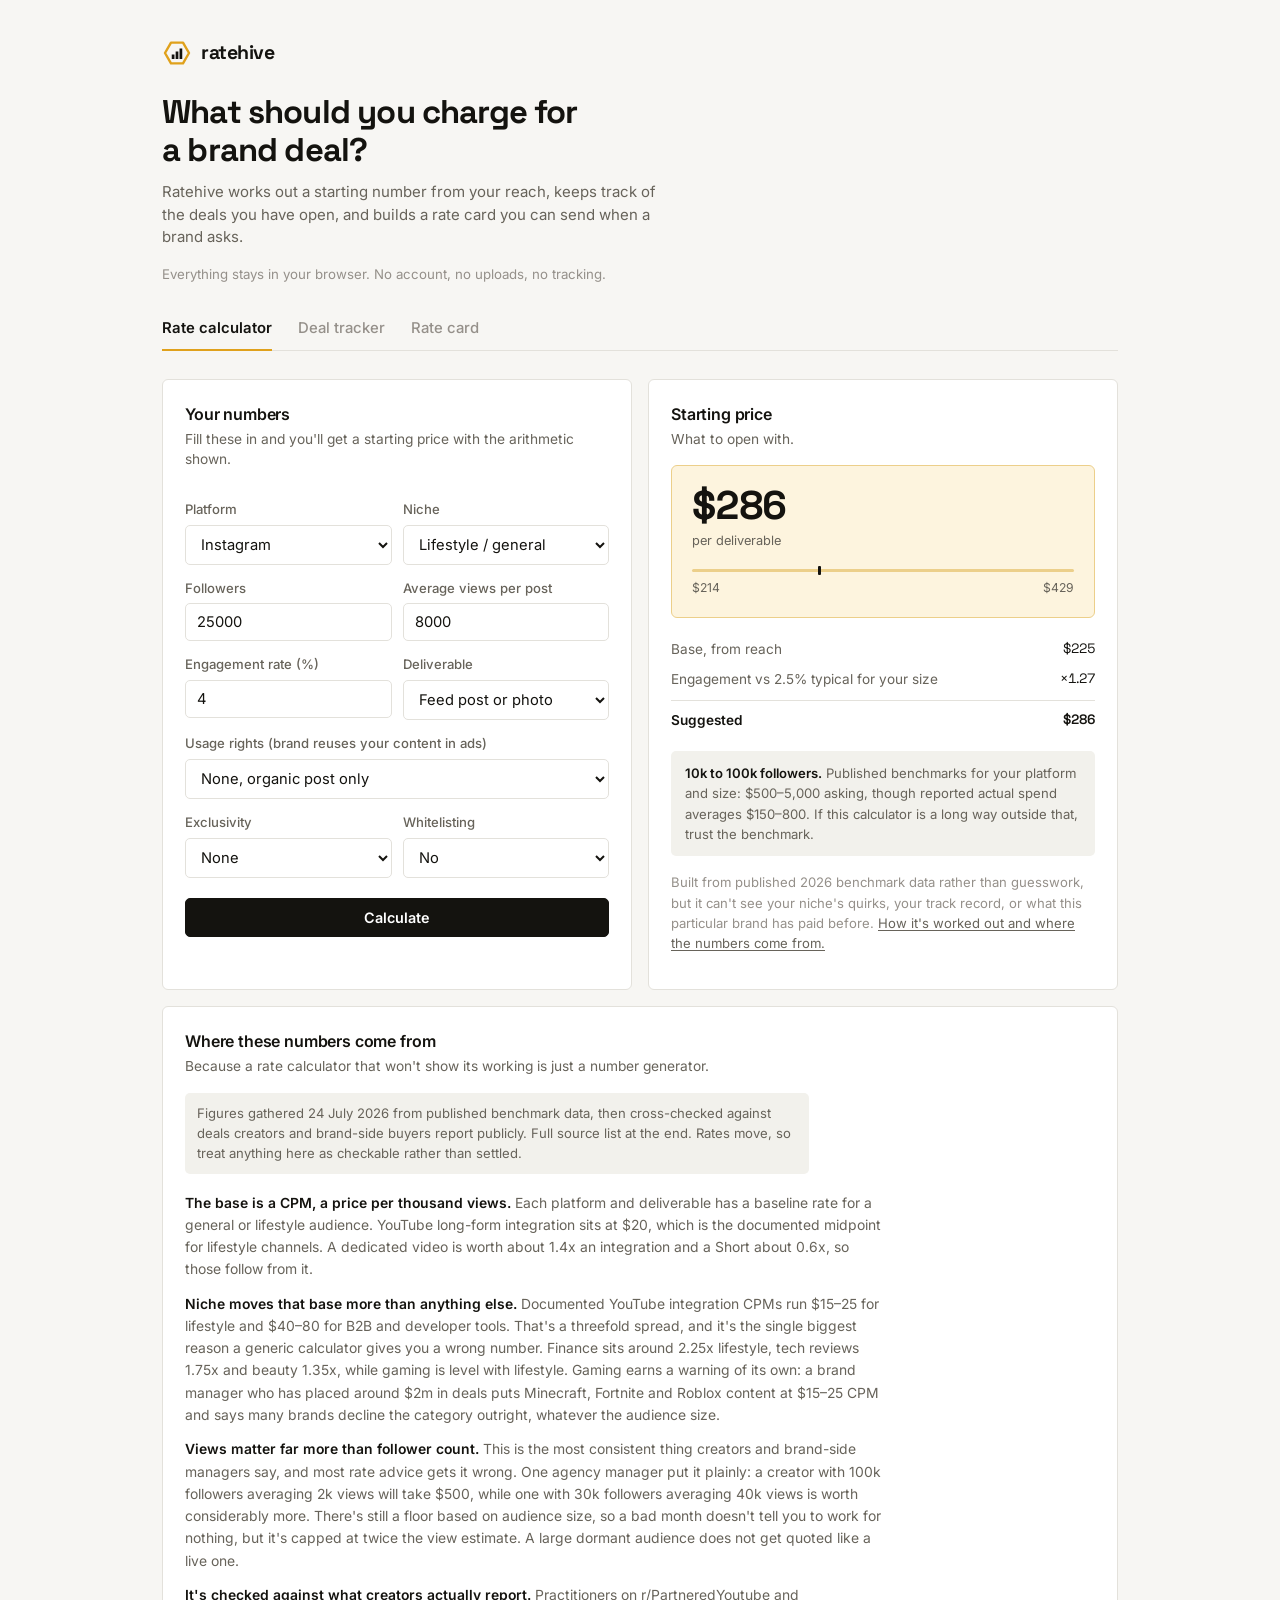
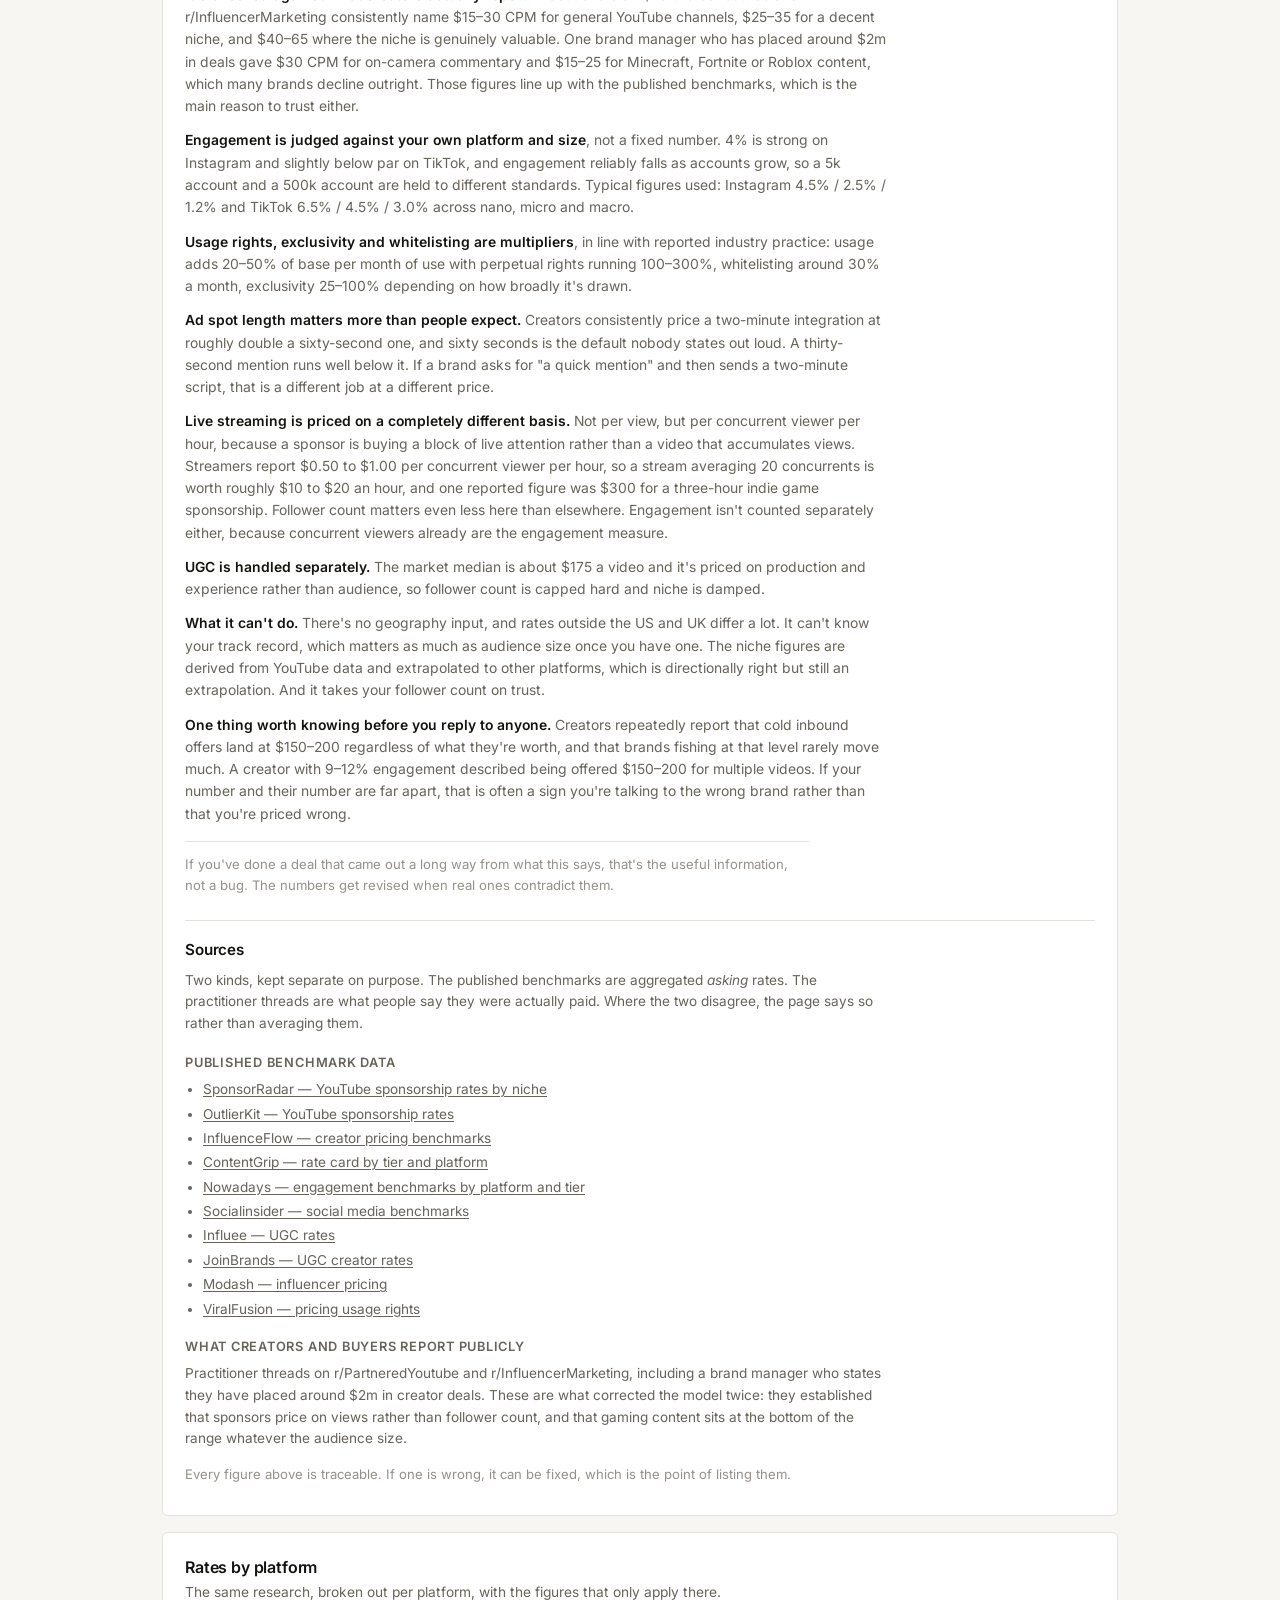
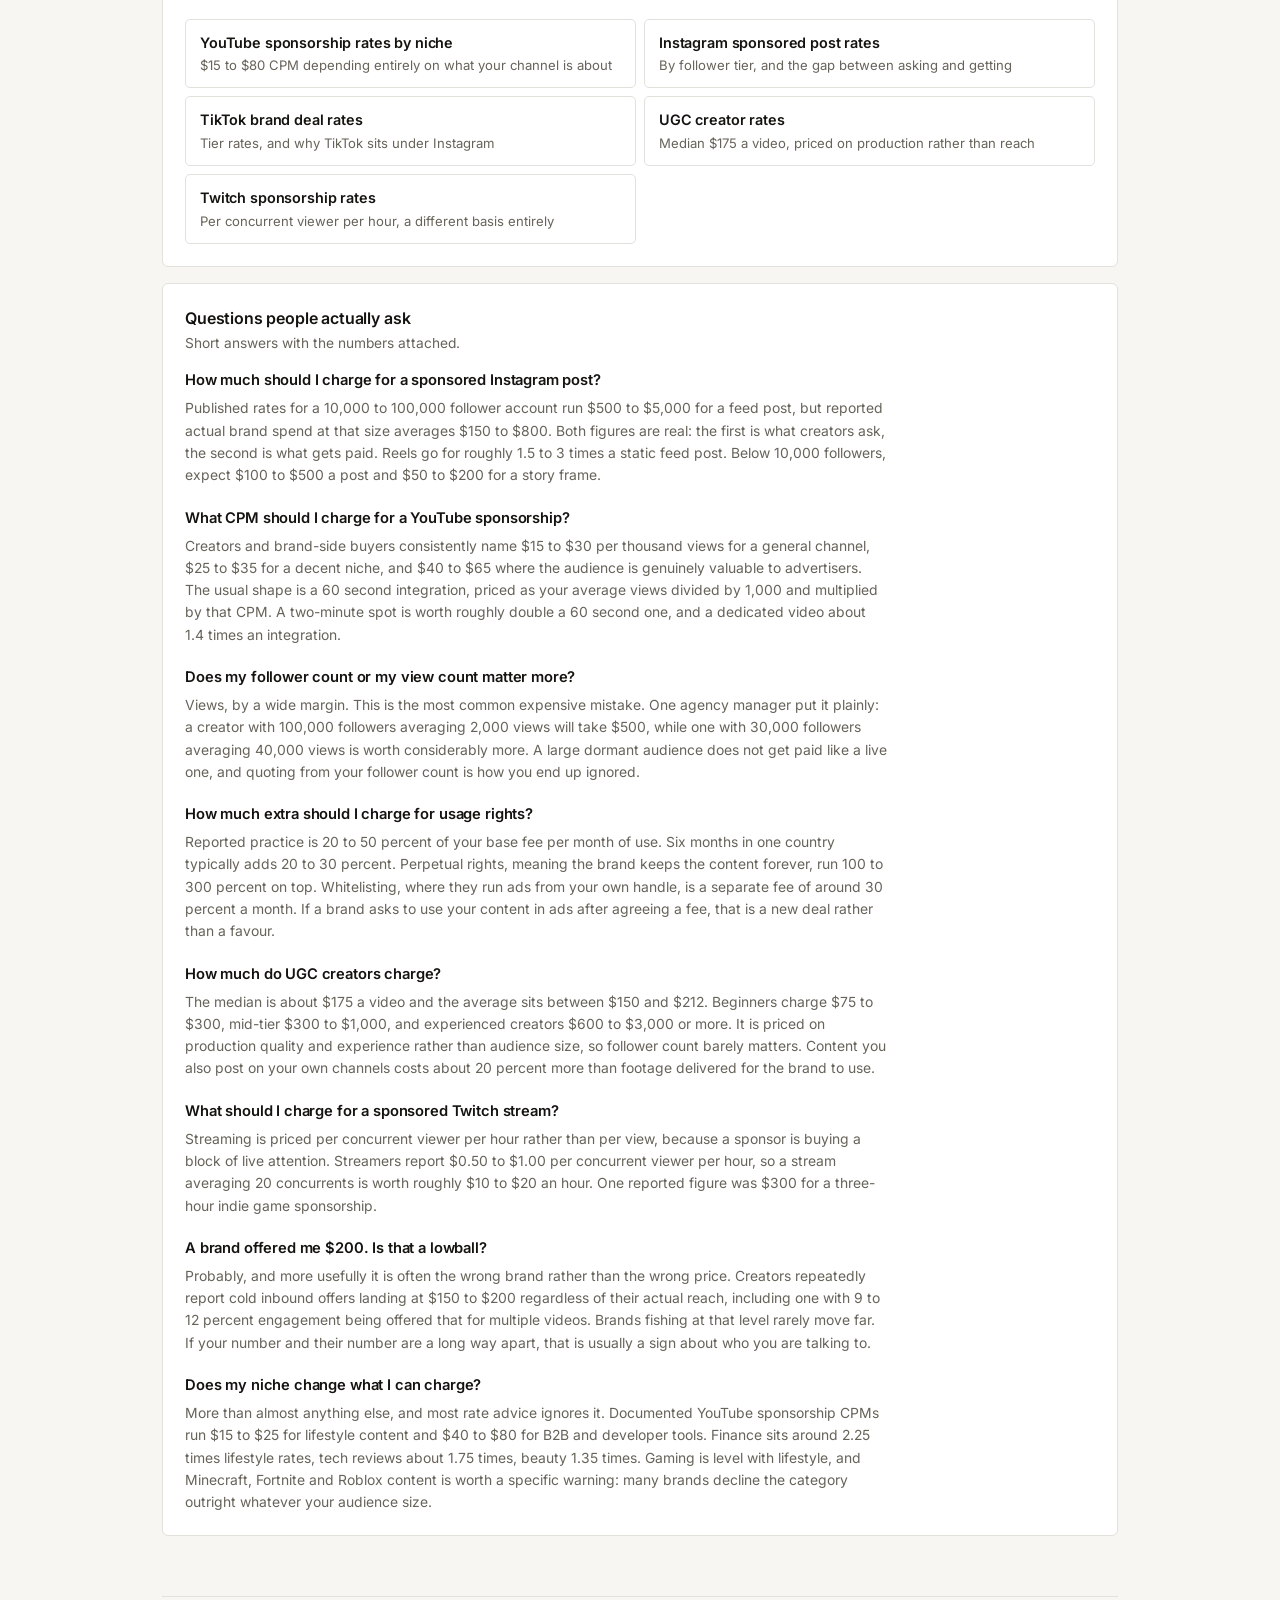
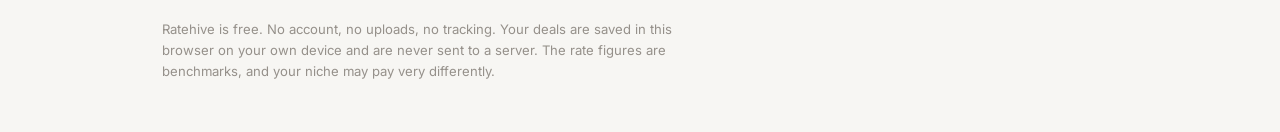
<file: index.html>
<!DOCTYPE html>
<html lang="en">
<head>
<meta charset="UTF-8">
<meta name="viewport" content="width=device-width, initial-scale=1.0">
<title>Ratehive · what to charge for a brand deal</title>
<meta name="description" content="Free brand deal rate calculator for creators. Work out what to charge for a sponsored Instagram post, YouTube integration, TikTok video or Twitch stream, using real 2026 CPM benchmarks by niche. No account, nothing leaves your browser.">
<link rel="canonical" href="https://ratehive.github.io/">

<!-- Social preview. Absolute URLs are required here; relative paths are ignored by
     Facebook/LinkedIn/Discord crawlers. Update if the domain ever changes. -->
<meta property="og:type" content="website">
<meta property="og:url" content="https://ratehive.github.io/">
<meta property="og:title" content="Ratehive · what to charge for a brand deal">
<meta property="og:description" content="Free rate calculator, deal tracker and rate card generator for creators. No account. Everything stays in your browser.">
<meta property="og:image" content="https://ratehive.github.io/og.png">
<meta property="og:image:width" content="1200">
<meta property="og:image:height" content="630">
<meta name="twitter:card" content="summary_large_image">
<meta name="twitter:title" content="Ratehive · what to charge for a brand deal">
<meta name="twitter:description" content="Free rate calculator, deal tracker and rate card generator for creators. No account.">
<meta name="twitter:image" content="https://ratehive.github.io/og.png">

<!-- Solid-fill mark for the favicon: the outline version used in the header fills in
     and turns to mush below about 20px. -->
<link rel="icon" href="data:image/svg+xml,%3Csvg xmlns='http://www.w3.org/2000/svg' viewBox='0 0 40 40'%3E%3Cpath d='M36 20L28 33.86L12 33.86L4 20L12 6.14L28 6.14Z' fill='%23e0a11b'/%3E%3Cg fill='%2314130f'%3E%3Crect x='13' y='22' width='3.6' height='6'/%3E%3Crect x='18.2' y='18' width='3.6' height='10'/%3E%3Crect x='23.4' y='14' width='3.6' height='14'/%3E%3C/g%3E%3C/svg%3E">

<link rel="preconnect" href="https://fonts.googleapis.com">
<link rel="preconnect" href="https://fonts.gstatic.com" crossorigin>
<link href="https://fonts.googleapis.com/css2?family=Inter:wght@400;500;600;700&family=Space+Grotesk:wght@500;700&display=swap" rel="stylesheet">

<!-- Structured data. The FAQ block mirrors the on-page questions verbatim, which is the
     condition for it being eligible for a rich result rather than ignored. -->
<script type="application/ld+json">
{
  "@context": "https://schema.org",
  "@graph": [
    {
      "@type": "WebApplication",
      "name": "Ratehive",
      "url": "https://ratehive.github.io/",
      "applicationCategory": "BusinessApplication",
      "operatingSystem": "Any browser",
      "description": "Free brand deal rate calculator, deal tracker and rate card generator for creators, built on published 2026 sponsorship benchmarks cross-checked against creator-reported deals.",
      "offers": { "@type": "Offer", "price": "0", "priceCurrency": "USD" },
      "datePublished": "2026-07-24",
      "dateModified": "2026-08-04",
      "isAccessibleForFree": true,
      "browserRequirements": "Requires JavaScript. No account needed.",
      "featureList": [
        "Brand deal rate calculator with per-niche CPM benchmarks",
        "Deal pipeline tracker with payment and overdue tracking",
        "Rate card generator"
      ]
    },
    {
      "@type": "FAQPage",
      "mainEntity": [
        {
          "@type": "Question",
          "name": "How much should I charge for a sponsored Instagram post?",
          "acceptedAnswer": { "@type": "Answer", "text": "Published rates for a 10,000 to 100,000 follower account run $500 to $5,000 for a feed post, but reported actual brand spend at that size averages $150 to $800. Reels go for roughly 1.5 to 3 times a static feed post. Below 10,000 followers, expect $100 to $500 a post and $50 to $200 for a story frame." }
        },
        {
          "@type": "Question",
          "name": "What CPM should I charge for a YouTube sponsorship?",
          "acceptedAnswer": { "@type": "Answer", "text": "Creators and brand-side buyers consistently name $15 to $30 per thousand views for a general channel, $25 to $35 for a decent niche, and $40 to $65 where the audience is genuinely valuable to advertisers. A two-minute spot is worth roughly double a 60 second one, and a dedicated video about 1.4 times an integration." }
        },
        {
          "@type": "Question",
          "name": "Does my follower count or my view count matter more?",
          "acceptedAnswer": { "@type": "Answer", "text": "Views, by a wide margin. A creator with 100,000 followers averaging 2,000 views will take around $500, while one with 30,000 followers averaging 40,000 views is worth considerably more. A large dormant audience does not get paid like a live one." }
        },
        {
          "@type": "Question",
          "name": "How much extra should I charge for usage rights?",
          "acceptedAnswer": { "@type": "Answer", "text": "Reported practice is 20 to 50 percent of your base fee per month of use. Six months in one country typically adds 20 to 30 percent. Perpetual rights run 100 to 300 percent on top. Whitelisting, where ads run from your own handle, is a separate fee of around 30 percent a month." }
        },
        {
          "@type": "Question",
          "name": "How much do UGC creators charge?",
          "acceptedAnswer": { "@type": "Answer", "text": "The median is about $175 a video and the average sits between $150 and $212. Beginners charge $75 to $300, mid-tier $300 to $1,000, and experienced creators $600 to $3,000 or more. It is priced on production quality rather than audience size." }
        },
        {
          "@type": "Question",
          "name": "What should I charge for a sponsored Twitch stream?",
          "acceptedAnswer": { "@type": "Answer", "text": "Streaming is priced per concurrent viewer per hour rather than per view. Streamers report $0.50 to $1.00 per concurrent viewer per hour, so a stream averaging 20 concurrents is worth roughly $10 to $20 an hour." }
        },
        {
          "@type": "Question",
          "name": "Does my niche change what I can charge?",
          "acceptedAnswer": { "@type": "Answer", "text": "More than almost anything else. Documented YouTube sponsorship CPMs run $15 to $25 for lifestyle content and $40 to $80 for B2B and developer tools. Finance sits around 2.25 times lifestyle rates, tech reviews about 1.75 times, beauty 1.35 times. Many brands decline Minecraft, Fortnite and Roblox content outright." }
        }
      ]
    }
  ]
}
</script>
<style>
  :root{
    --bg:#f7f6f3; --paper:#ffffff; --sunk:#f2f1ec; --line:#e3e1db;
    --ink:#14130f; --ink-soft:#67635a; --ink-faint:#95908a;
    --accent:#e0a11b; --accent-wash:#fdf4de; --accent-line:#eccf8a;
    --pos:#1f7a4d; --neg:#b3271e;
    --r:6px;
  }
  @media (prefers-color-scheme: dark){
    :root{
      --bg:#111110; --paper:#1a1a18; --sunk:#211f1c; --line:#2f2d29;
      --ink:#f2f1ec; --ink-soft:#9c988e; --ink-faint:#6f6b63;
      --accent:#e8ae2e; --accent-wash:#2a2110; --accent-line:#4a3a15;
      --pos:#4bbf85; --neg:#e8695f;
    }
  }
  *{box-sizing:border-box}
  body{margin:0;font-family:Inter,-apple-system,BlinkMacSystemFont,sans-serif;
    background:var(--bg);color:var(--ink);line-height:1.5;-webkit-font-smoothing:antialiased;
    font-size:15px}
  .mono{font-family:'Space Grotesk',sans-serif;font-variant-numeric:tabular-nums}
  a{color:inherit}
  .wrap{max-width:1000px;margin:0 auto;padding:0 22px}

  header{padding:38px 0 0}
  .brand{display:flex;align-items:center;gap:9px}
  .brand svg{display:block}
  /* Set here rather than as a stroke="var(--accent)" presentation attribute, which
     older Safari fails to resolve and renders as an invisible outline. */
  .brand svg .cell{stroke:var(--accent)}
  .brand-name{font-family:'Space Grotesk',sans-serif;font-weight:700;font-size:1.22rem;letter-spacing:-.025em}
  h1{font-family:'Space Grotesk',sans-serif;font-size:2.05rem;line-height:1.15;letter-spacing:-.025em;
    margin:26px 0 12px;font-weight:700;max-width:21ch}
  .sub{color:var(--ink-soft);margin:0;max-width:56ch}
  .privacy{margin:16px 0 0;font-size:.83rem;color:var(--ink-faint)}

  nav{display:flex;gap:26px;border-bottom:1px solid var(--line);margin-top:34px}
  .tab{padding:0 0 12px;border:none;background:none;color:var(--ink-faint);cursor:pointer;
    font-size:.93rem;font-weight:500;font-family:inherit;border-bottom:2px solid transparent;margin-bottom:-1px}
  .tab:hover{color:var(--ink)}
  .tab.active{color:var(--ink);font-weight:600;border-bottom-color:var(--accent)}

  main{padding:28px 0 60px}
  .grid{display:grid;gap:16px}
  @media(min-width:840px){.cols-2{grid-template-columns:1fr 1fr}.cols-3{grid-template-columns:repeat(3,1fr)}}
  .card{background:var(--paper);border:1px solid var(--line);border-radius:var(--r);padding:22px}
  .card h2{font-size:1rem;margin:0 0 3px;font-weight:600;letter-spacing:-.01em}
  .card .lede{color:var(--ink-soft);font-size:.86rem;margin:0 0 16px}

  label{display:block;font-size:.82rem;color:var(--ink-soft);margin:14px 0 5px;font-weight:500}
  input,select{width:100%;padding:9px 11px;background:var(--paper);border:1px solid var(--line);
    border-radius:5px;color:var(--ink);font-size:.92rem;font-family:inherit}
  input:focus,select:focus{outline:2px solid var(--accent);outline-offset:-1px;border-color:transparent}
  .row{display:flex;gap:11px}.row>*{flex:1}

  button.act{background:var(--ink);color:var(--paper);border:1px solid var(--ink);padding:10px 16px;
    border-radius:5px;font-weight:600;cursor:pointer;font-size:.9rem;width:100%;margin-top:20px;font-family:inherit}
  button.act:hover{opacity:.87}
  button.ghost{background:transparent;color:var(--ink);border-color:var(--line)}
  button.ghost:hover{background:var(--sunk);opacity:1}

  .price{border:1px solid var(--accent-line);background:var(--accent-wash);border-radius:var(--r);padding:20px}
  .price .n{font-family:'Space Grotesk',sans-serif;font-size:2.5rem;font-weight:700;letter-spacing:-.03em;
    line-height:1;font-variant-numeric:tabular-nums}
  .price .per{font-size:.8rem;color:var(--ink-soft);margin-top:5px}

  /* Replaces a purely decorative gradient strip. This one actually plots where the
     suggested number falls inside the negotiating range. */
  .scale{margin-top:18px}
  .scale-track{position:relative;height:3px;background:var(--accent-line);border-radius:2px}
  .scale-mark{position:absolute;top:-3px;width:3px;height:9px;background:var(--ink);border-radius:1px;
    transform:translateX(-1px)}
  .scale-ends{display:flex;justify-content:space-between;margin-top:7px;font-size:.76rem;color:var(--ink-soft)}

  .breakdown{margin-top:16px;font-size:.85rem}
  .breakdown .line{display:flex;justify-content:space-between;padding:5px 0;color:var(--ink-soft)}
  .breakdown .line span:last-child{font-family:'Space Grotesk',sans-serif;color:var(--ink);font-variant-numeric:tabular-nums}
  .breakdown .final{border-top:1px solid var(--line);margin-top:5px;padding-top:9px;color:var(--ink);font-weight:600}
  .note{font-size:.82rem;color:var(--ink-faint);margin-top:16px;line-height:1.55}
  .note a{color:var(--ink-soft);text-decoration:underline;text-underline-offset:2px}
  .bench{font-size:.82rem;color:var(--ink-soft);margin-top:16px;padding:12px 14px;background:var(--sunk);
    border-radius:5px;line-height:1.55}
  .bench strong{color:var(--ink);font-weight:600}
  .method p{font-size:.87rem;color:var(--ink-soft);margin:0 0 12px;line-height:1.6;max-width:78ch}
  .method p:last-child{margin-bottom:0}
  .method strong{color:var(--ink);font-weight:600}
  .method .hint{font-size:.82rem;color:var(--ink-faint);border-top:1px solid var(--line);padding-top:12px;
    margin-top:16px}
  .method h3{font-size:.92rem;font-weight:600;margin:20px 0 6px;letter-spacing:-.01em;color:var(--ink)}
  .method h3:first-child{margin-top:0}
  .stamp{font-size:.82rem;color:var(--ink-soft);margin:0 0 18px;padding:10px 12px;background:var(--sunk);
    border-radius:5px;line-height:1.55;max-width:78ch}
  .sources{margin-top:24px;padding-top:18px;border-top:1px solid var(--line)}
  .sources h3{font-size:.95rem;font-weight:600;margin:0 0 8px;letter-spacing:-.01em}
  .sources h4{font-size:.8rem;font-weight:600;margin:18px 0 7px;color:var(--ink-soft);
    text-transform:uppercase;letter-spacing:.06em}
  .sources p{font-size:.85rem;color:var(--ink-soft);margin:0 0 8px;line-height:1.6;max-width:78ch}
  .sources ul{margin:0;padding-left:18px}
  .sources li{font-size:.85rem;color:var(--ink-soft);margin-bottom:4px;line-height:1.5}
  .sources a{color:var(--ink-soft);text-decoration:underline;text-underline-offset:2px}
  .sources a:hover{color:var(--ink)}
  .sources .hint{font-size:.82rem;color:var(--ink-faint);margin-top:14px}
  .guidelinks{display:grid;gap:8px}
  @media(min-width:700px){.guidelinks{grid-template-columns:1fr 1fr}}
  .guidelinks a{display:block;padding:12px 14px;border:1px solid var(--line);border-radius:5px;
    text-decoration:none;background:var(--paper)}
  .guidelinks a:hover{border-color:var(--accent)}
  .guidelinks strong{display:block;font-size:.9rem;font-weight:600;color:var(--ink);letter-spacing:-.01em}
  .guidelinks span{display:block;font-size:.82rem;color:var(--ink-soft);margin-top:3px;line-height:1.45}

  table{width:100%;border-collapse:collapse}
  th,td{text-align:left;padding:11px 8px;border-bottom:1px solid var(--line);font-size:.88rem}
  th{color:var(--ink-faint);font-weight:500;font-size:.8rem}
  tr:last-child td{border-bottom:none}
  td .amt{font-family:'Space Grotesk',sans-serif;font-variant-numeric:tabular-nums}
  .late{color:var(--neg)}

  .tiles{display:grid;gap:12px;grid-template-columns:repeat(2,1fr)}
  @media(min-width:640px){.tiles{grid-template-columns:repeat(4,1fr)}}
  .tile{background:var(--paper);border:1px solid var(--line);border-radius:var(--r);padding:15px}
  .tile .k{font-size:.78rem;color:var(--ink-soft)}
  .tile .v{font-family:'Space Grotesk',sans-serif;font-size:1.35rem;font-weight:700;margin-top:4px;
    letter-spacing:-.02em;font-variant-numeric:tabular-nums}
  .del{color:var(--ink-faint);cursor:pointer;border:none;background:none;font-size:.85rem;padding:4px 6px;
    font-family:inherit}
  .del:hover{color:var(--neg)}
  select.mini{padding:5px 7px;font-size:.82rem;width:auto;border-radius:4px}
  .empty{color:var(--ink-faint);padding:26px 0;font-size:.88rem}
  .storage{margin-top:16px;padding-top:14px;border-top:1px solid var(--line);display:flex;
    justify-content:space-between;align-items:center;gap:12px;flex-wrap:wrap;
    font-size:.8rem;color:var(--ink-faint)}

  .copybox{white-space:pre-wrap;font-family:ui-monospace,SFMono-Regular,Menlo,Consolas,monospace;
    font-size:.83rem;background:var(--sunk);border:1px solid var(--line);border-radius:5px;padding:16px;
    color:var(--ink);line-height:1.65}
  footer{border-top:1px solid var(--line);padding:22px 0 50px;color:var(--ink-faint);font-size:.82rem}
  footer p{margin:0;max-width:70ch;line-height:1.6}
  .view{display:none}.view.active{display:block}
</style>
</head>
<body>

<div class="wrap">
<header>
  <div class="brand">
    <svg width="30" height="30" viewBox="0 0 40 40" aria-hidden="true">
      <path class="cell" d="M36 20L28 33.86L12 33.86L4 20L12 6.14L28 6.14Z" fill="none" stroke-width="3.2" stroke-linejoin="round"/>
      <g fill="currentColor"><rect x="13" y="22" width="3.6" height="6"/><rect x="18.2" y="18" width="3.6" height="10"/><rect x="23.4" y="14" width="3.6" height="14"/></g>
    </svg>
    <span class="brand-name">ratehive</span>
  </div>
  <h1>What should you charge for a brand deal?</h1>
  <p class="sub">Ratehive works out a starting number from your reach, keeps track of the deals you have open, and builds a rate card you can send when a brand asks.</p>
  <p class="privacy">Everything stays in your browser. No account, no uploads, no tracking.</p>

  <nav>
    <button class="tab active" data-view="calc">Rate calculator</button>
    <button class="tab" data-view="tracker">Deal tracker</button>
    <button class="tab" data-view="card">Rate card</button>
  </nav>
</header>

<main>
  <!-- ============ RATE CALCULATOR ============ -->
  <section class="view active" id="calc">
    <div class="grid cols-2">
      <div class="card">
        <h2>Your numbers</h2>
        <p class="lede">Fill these in and you'll get a starting price with the arithmetic shown.</p>
        <div class="row">
          <div><label for="platform">Platform</label>
            <select id="platform">
              <option value="ig">Instagram</option>
              <option value="tiktok">TikTok</option>
              <option value="yt">YouTube</option>
              <option value="ytshorts">YouTube Shorts</option>
              <option value="twitch">Twitch / live stream</option>
              <option value="x">X / Twitter</option>
            </select>
          </div>
          <div><label for="niche">Niche</label>
            <select id="niche">
              <option value="1.00">Lifestyle / general</option>
              <option value="1.00">Gaming</option>
              <option value="1.20">Food / cooking</option>
              <option value="1.35">Beauty / skincare</option>
              <option value="1.35">Fashion</option>
              <option value="1.25">Fitness / health</option>
              <option value="1.50">Education / careers</option>
              <option value="1.75">Tech / reviews</option>
              <option value="2.05">AI / productivity</option>
              <option value="2.25">Finance / investing</option>
              <option value="3.00">B2B / SaaS / dev</option>
            </select>
          </div>
        </div>
        <div class="row">
          <div><label for="followers">Followers</label><input id="followers" type="number" value="25000" min="0"></div>
          <div><label for="views" id="viewsLabel">Average views per post</label><input id="views" type="number" value="8000" min="0"></div>
        </div>
        <div class="row">
          <div><label for="eng" id="engLabel">Engagement rate (%)</label><input id="eng" type="number" value="4" min="0" step="0.1"></div>
          <div><label for="deliverable">Deliverable</label>
            <select id="deliverable"></select>
          </div>
        </div>
        <div id="durationRow">
          <label for="duration">Ad spot length</label>
          <select id="duration">
            <option value="0.65">30 seconds, brief mention</option>
            <option value="1" selected>60 seconds, the usual</option>
            <option value="1.45">90 seconds</option>
            <option value="2">2 minutes or more</option>
          </select>
        </div>
        <label for="usage">Usage rights (brand reuses your content in ads)</label>
        <select id="usage">
          <option value="1">None, organic post only</option>
          <option value="1.3">Paid usage, 3 months</option>
          <option value="1.5">Paid usage, 6 months</option>
          <option value="1.8">Paid usage, 12 months</option>
          <option value="2.5">Full or perpetual usage</option>
        </select>
        <div class="row">
          <div><label for="excl">Exclusivity</label>
            <select id="excl">
              <option value="1">None</option>
              <option value="1.25">30 days</option>
              <option value="1.5">90 days</option>
              <option value="1.8">6 months</option>
            </select>
          </div>
          <div><label for="white">Whitelisting</label>
            <select id="white">
              <option value="1">No</option>
              <option value="1.4">Yes, ads run from my handle</option>
            </select>
          </div>
        </div>
        <button class="act" onclick="calcRate()">Calculate</button>
      </div>

      <div class="card">
        <h2>Starting price</h2>
        <p class="lede">What to open with.</p>
        <div class="price">
          <div class="n" id="rateMid">$0</div>
          <div class="per">per deliverable</div>
          <div class="scale">
            <div class="scale-track"><div class="scale-mark" id="scaleMark" style="left:36%"></div></div>
            <div class="scale-ends"><span id="rateLow">$0</span><span id="rateHigh">$0</span></div>
          </div>
        </div>
        <div class="breakdown" id="breakdown"></div>
        <p class="bench" id="bench"></p>
        <p class="note">Built from published 2026 benchmark data rather than guesswork, but it can't see your
          niche's quirks, your track record, or what this particular brand has paid before.
          <a href="#method">How it's worked out and where the numbers come from.</a></p>
      </div>
    </div>

    <div class="card" id="method" style="margin-top:16px">
      <h2>Where these numbers come from</h2>
      <p class="lede">Because a rate calculator that won't show its working is just a number generator.</p>
      <p class="stamp">Figures gathered 24 July 2026 from published benchmark data, then cross-checked against
        deals creators and brand-side buyers report publicly. Full source list at the end. Rates move, so treat
        anything here as checkable rather than settled.</p>
      <div class="method">
        <p><strong>The base is a CPM, a price per thousand views.</strong> Each platform and deliverable has a
          baseline rate for a general or lifestyle audience. YouTube long-form integration sits at $20, which is
          the documented midpoint for lifestyle channels. A dedicated video is worth about 1.4x an integration
          and a Short about 0.6x, so those follow from it.</p>

        <p><strong>Niche moves that base more than anything else.</strong> Documented YouTube integration CPMs
          run $15–25 for lifestyle and $40–80 for B2B and developer tools. That's a threefold spread, and it's
          the single biggest reason a generic calculator gives you a wrong number. Finance sits around 2.25x
          lifestyle, tech reviews 1.75x and beauty 1.35x, while gaming is level with lifestyle. Gaming earns a
          warning of its own: a brand manager who has placed around $2m in deals puts Minecraft, Fortnite and
          Roblox content at $15&ndash;25 CPM and says many brands decline the category outright, whatever the
          audience size.</p>

        <p><strong>Views matter far more than follower count.</strong> This is the most consistent thing
          creators and brand-side managers say, and most rate advice gets it wrong. One agency manager put it
          plainly: a creator with 100k followers averaging 2k views will take $500, while one with 30k followers
          averaging 40k views is worth considerably more. There's still a floor based on audience size, so a bad
          month doesn't tell you to work for nothing, but it's capped at twice the view estimate. A large dormant
          audience does not get quoted like a live one.</p>

        <p><strong>It's checked against what creators actually report.</strong> Practitioners on r/PartneredYoutube
          and r/InfluencerMarketing consistently name $15–30 CPM for general YouTube channels, $25–35 for a decent
          niche, and $40–65 where the niche is genuinely valuable. One brand manager who has placed around $2m in
          deals gave $30 CPM for on-camera commentary and $15–25 for Minecraft, Fortnite or Roblox content, which
          many brands decline outright. Those figures line up with the published benchmarks, which is the main
          reason to trust either.</p>

        <p><strong>Engagement is judged against your own platform and size</strong>, not a fixed number.
          4% is strong on Instagram and slightly below par on TikTok, and engagement reliably falls as accounts
          grow, so a 5k account and a 500k account are held to different standards. Typical figures used:
          Instagram 4.5% / 2.5% / 1.2% and TikTok 6.5% / 4.5% / 3.0% across nano, micro and macro.</p>

        <p><strong>Usage rights, exclusivity and whitelisting are multipliers</strong>, in line with reported
          industry practice: usage adds 20–50% of base per month of use with perpetual rights running 100–300%,
          whitelisting around 30% a month, exclusivity 25–100% depending on how broadly it's drawn.</p>

        <p><strong>Ad spot length matters more than people expect.</strong> Creators consistently price a
          two-minute integration at roughly double a sixty-second one, and sixty seconds is the default nobody
          states out loud. A thirty-second mention runs well below it. If a brand asks for "a quick mention" and
          then sends a two-minute script, that is a different job at a different price.</p>

        <p><strong>Live streaming is priced on a completely different basis.</strong> Not per view, but per
          concurrent viewer per hour, because a sponsor is buying a block of live attention rather than a video
          that accumulates views. Streamers report $0.50 to $1.00 per concurrent viewer per hour, so a stream
          averaging 20 concurrents is worth roughly $10 to $20 an hour, and one reported figure was $300 for a
          three-hour indie game sponsorship. Follower count matters even less here than elsewhere. Engagement
          isn't counted separately either, because concurrent viewers already are the engagement measure.</p>

        <p><strong>UGC is handled separately.</strong> The market median is about $175 a video and it's priced on
          production and experience rather than audience, so follower count is capped hard and niche is damped.</p>

        <p><strong>What it can't do.</strong> There's no geography input, and rates outside the US and UK differ
          a lot. It can't know your track record, which matters as much as audience size once you have one. The
          niche figures are derived from YouTube data and extrapolated to other platforms, which is directionally
          right but still an extrapolation. And it takes your follower count on trust.</p>

        <p><strong>One thing worth knowing before you reply to anyone.</strong> Creators repeatedly report that
          cold inbound offers land at $150–200 regardless of what they're worth, and that brands fishing at that
          level rarely move much. A creator with 9–12% engagement described being offered $150–200 for multiple
          videos. If your number and their number are far apart, that is often a sign you're talking to the wrong
          brand rather than that you're priced wrong.</p>

        <p class="hint">If you've done a deal that came out a long way from what this says, that's the useful
          information, not a bug. The numbers get revised when real ones contradict them.</p>
      </div>

      <div class="sources">
        <h3>Sources</h3>
        <p>Two kinds, kept separate on purpose. The published benchmarks are aggregated <em>asking</em> rates.
          The practitioner threads are what people say they were actually paid. Where the two disagree, the page
          says so rather than averaging them.</p>

        <h4>Published benchmark data</h4>
        <ul>
          <li><a href="https://sponsorradar.com/insights/youtube-sponsorship-rates-what-brands-should-pay" rel="nofollow noopener" target="_blank">SponsorRadar — YouTube sponsorship rates by niche</a></li>
          <li><a href="https://outlierkit.com/resources/youtube-sponsorship-rates/" rel="nofollow noopener" target="_blank">OutlierKit — YouTube sponsorship rates</a></li>
          <li><a href="https://influenceflow.io/resources/influencer-pricing-benchmarks-complete-2026-guide-to-creator-rates/" rel="nofollow noopener" target="_blank">InfluenceFlow — creator pricing benchmarks</a></li>
          <li><a href="https://www.contentgrip.com/influencer-marketing-rate-card/" rel="nofollow noopener" target="_blank">ContentGrip — rate card by tier and platform</a></li>
          <li><a href="https://nowadays.media/blog/influencer-engagement-rate-benchmarks-2026-by-platform-niche-follower-tier/" rel="nofollow noopener" target="_blank">Nowadays — engagement benchmarks by platform and tier</a></li>
          <li><a href="https://www.socialinsider.io/social-media-benchmarks" rel="nofollow noopener" target="_blank">Socialinsider — social media benchmarks</a></li>
          <li><a href="https://influee.co/blog/ugc-price" rel="nofollow noopener" target="_blank">Influee — UGC rates</a></li>
          <li><a href="https://joinbrands.com/blog/ugc-creator-rates/" rel="nofollow noopener" target="_blank">JoinBrands — UGC creator rates</a></li>
          <li><a href="https://www.modash.io/blog/influencer-pricing" rel="nofollow noopener" target="_blank">Modash — influencer pricing</a></li>
          <li><a href="https://www.viralfusion.io/blog/influencer-usage-rights-in-2026-how-to-price-negotiate-and-avoid-costly-overuse" rel="nofollow noopener" target="_blank">ViralFusion — pricing usage rights</a></li>
        </ul>

        <h4>What creators and buyers report publicly</h4>
        <p>Practitioner threads on r/PartneredYoutube and r/InfluencerMarketing, including a brand manager who
          states they have placed around $2m in creator deals. These are what corrected the model twice: they
          established that sponsors price on views rather than follower count, and that gaming content sits at
          the bottom of the range whatever the audience size.</p>

        <p class="hint">Every figure above is traceable. If one is wrong, it can be fixed, which is the point of
          listing them.</p>
      </div>
    </div>

    <div class="card" id="guides" style="margin-top:16px">
      <h2>Rates by platform</h2>
      <p class="lede">The same research, broken out per platform, with the figures that only apply there.</p>
      <div class="guidelinks">
        <a href="/youtube/"><strong>YouTube sponsorship rates by niche</strong>
          <span>$15 to $80 CPM depending entirely on what your channel is about</span></a>
        <a href="/instagram/"><strong>Instagram sponsored post rates</strong>
          <span>By follower tier, and the gap between asking and getting</span></a>
        <a href="/tiktok/"><strong>TikTok brand deal rates</strong>
          <span>Tier rates, and why TikTok sits under Instagram</span></a>
        <a href="/ugc/"><strong>UGC creator rates</strong>
          <span>Median $175 a video, priced on production rather than reach</span></a>
        <a href="/twitch/"><strong>Twitch sponsorship rates</strong>
          <span>Per concurrent viewer per hour, a different basis entirely</span></a>
      </div>
    </div>

    <div class="card" id="faq" style="margin-top:16px">
      <h2>Questions people actually ask</h2>
      <p class="lede">Short answers with the numbers attached.</p>
      <div class="method">
        <h3>How much should I charge for a sponsored Instagram post?</h3>
        <p>Published rates for a 10,000 to 100,000 follower account run $500 to $5,000 for a feed post, but
          reported actual brand spend at that size averages $150 to $800. Both figures are real: the first is
          what creators ask, the second is what gets paid. Reels go for roughly 1.5 to 3 times a static feed
          post. Below 10,000 followers, expect $100 to $500 a post and $50 to $200 for a story frame.</p>

        <h3>What CPM should I charge for a YouTube sponsorship?</h3>
        <p>Creators and brand-side buyers consistently name $15 to $30 per thousand views for a general channel,
          $25 to $35 for a decent niche, and $40 to $65 where the audience is genuinely valuable to advertisers.
          The usual shape is a 60 second integration, priced as your average views divided by 1,000 and multiplied
          by that CPM. A two-minute spot is worth roughly double a 60 second one, and a dedicated video about 1.4
          times an integration.</p>

        <h3>Does my follower count or my view count matter more?</h3>
        <p>Views, by a wide margin. This is the most common expensive mistake. One agency manager put it plainly:
          a creator with 100,000 followers averaging 2,000 views will take $500, while one with 30,000 followers
          averaging 40,000 views is worth considerably more. A large dormant audience does not get paid like a
          live one, and quoting from your follower count is how you end up ignored.</p>

        <h3>How much extra should I charge for usage rights?</h3>
        <p>Reported practice is 20 to 50 percent of your base fee per month of use. Six months in one country
          typically adds 20 to 30 percent. Perpetual rights, meaning the brand keeps the content forever, run
          100 to 300 percent on top. Whitelisting, where they run ads from your own handle, is a separate fee of
          around 30 percent a month. If a brand asks to use your content in ads after agreeing a fee, that is a
          new deal rather than a favour.</p>

        <h3>How much do UGC creators charge?</h3>
        <p>The median is about $175 a video and the average sits between $150 and $212. Beginners charge $75 to
          $300, mid-tier $300 to $1,000, and experienced creators $600 to $3,000 or more. It is priced on
          production quality and experience rather than audience size, so follower count barely matters. Content
          you also post on your own channels costs about 20 percent more than footage delivered for the brand to
          use.</p>

        <h3>What should I charge for a sponsored Twitch stream?</h3>
        <p>Streaming is priced per concurrent viewer per hour rather than per view, because a sponsor is buying a
          block of live attention. Streamers report $0.50 to $1.00 per concurrent viewer per hour, so a stream
          averaging 20 concurrents is worth roughly $10 to $20 an hour. One reported figure was $300 for a
          three-hour indie game sponsorship.</p>

        <h3>A brand offered me $200. Is that a lowball?</h3>
        <p>Probably, and more usefully it is often the wrong brand rather than the wrong price. Creators
          repeatedly report cold inbound offers landing at $150 to $200 regardless of their actual reach, including
          one with 9 to 12 percent engagement being offered that for multiple videos. Brands fishing at that level
          rarely move far. If your number and their number are a long way apart, that is usually a sign about who
          you are talking to.</p>

        <h3>Does my niche change what I can charge?</h3>
        <p>More than almost anything else, and most rate advice ignores it. Documented YouTube sponsorship CPMs
          run $15 to $25 for lifestyle content and $40 to $80 for B2B and developer tools. Finance sits around
          2.25 times lifestyle rates, tech reviews about 1.75 times, beauty 1.35 times. Gaming is level with
          lifestyle, and Minecraft, Fortnite and Roblox content is worth a specific warning: many brands decline
          the category outright whatever your audience size.</p>
      </div>
    </div>
  </section>

  <!-- ============ DEAL TRACKER ============ -->
  <section class="view" id="tracker">
    <div class="tiles" id="tiles"></div>
    <div class="card" style="margin-top:16px">
      <h2>Add a deal</h2>
      <p class="lede">Who you're talking to and what stage it's at.</p>
      <div class="grid cols-3">
        <div><label for="d_brand">Brand</label><input id="d_brand" placeholder="Acme Skincare"></div>
        <div><label for="d_amount">Amount ($)</label><input id="d_amount" type="number" placeholder="1200" min="0"></div>
        <div><label for="d_due">Due date</label><input id="d_due" type="date"></div>
      </div>
      <div class="grid cols-2">
        <div><label for="d_status">Status</label>
          <select id="d_status">
            <option>Inquiry</option><option>Negotiating</option><option>Confirmed</option>
            <option>Delivered</option><option>Invoiced</option><option>Paid</option>
          </select>
        </div>
        <div><label for="d_notes">Deliverable and notes</label><input id="d_notes" placeholder="1 Reel plus 3 stories, 3mo usage"></div>
      </div>
      <button class="act" onclick="addDeal()">Add deal</button>
    </div>
    <div class="card" style="margin-top:16px">
      <h2>Pipeline</h2>
      <div id="dealTable"></div>
      <div class="storage">
        <span>Saved in this browser, on this device.</span>
        <button class="del" onclick="clearDeals()">Clear saved data</button>
      </div>
    </div>
  </section>

  <!-- ============ RATE CARD ============ -->
  <section class="view" id="card">
    <div class="grid cols-2">
      <div class="card">
        <h2>Build a rate card</h2>
        <p class="lede">For when a brand asks what your rates are.</p>
        <label for="rc_name">Your name or handle</label><input id="rc_name" placeholder="@yourhandle">
        <label for="rc_bio">One-line bio</label><input id="rc_bio" placeholder="Beauty and skincare, 25k on Instagram">
        <label for="rc_email">Contact email</label><input id="rc_email" placeholder="you@email.com">
        <label for="rc_i1">Line items, written as deliverable = price</label>
        <input id="rc_i1" value="Feed post = $600">
        <input id="rc_i2" value="Reel = $900" style="margin-top:7px">
        <input id="rc_i3" value="Story set, 3 frames = $350" style="margin-top:7px">
        <input id="rc_i4" value="UGC video, brand posts = $450" style="margin-top:7px">
        <input id="rc_i5" value="Bundle: Reel + 3 stories = $1,100" style="margin-top:7px">
        <button class="act" onclick="buildCard()">Generate</button>
      </div>
      <div class="card">
        <h2>Your rate card</h2>
        <p class="lede">Copy this into an email or a media kit.</p>
        <div id="cardOut" class="copybox"></div>
        <button class="act ghost" onclick="copyCard(this)">Copy</button>
      </div>
    </div>
  </section>
</main>

<footer>
  <p>Ratehive is free. No account, no uploads, no tracking. Your deals are saved in this browser on your own
  device and are never sent to a server. The rate figures are benchmarks, and your niche may pay very differently.</p>
</footer>
</div>

<script>
document.querySelectorAll('.tab').forEach(t=>{
  t.onclick=()=>{
    document.querySelectorAll('.tab').forEach(x=>x.classList.remove('active'));
    document.querySelectorAll('.view').forEach(x=>x.classList.remove('active'));
    t.classList.add('active');
    document.getElementById(t.dataset.view).classList.add('active');
  };
});

/* ---------------------------------------------------------------------------
   Pricing model. Every constant below is derived from published 2026 benchmark
   data rather than invented; the working is in pricing-model/RESEARCH.md.

   Structure: a per-view CPM set at the lifestyle/general baseline, multiplied by
   a niche factor, floored by an audience-size model, then adjusted for
   engagement relative to what is normal for that platform and account size.
--------------------------------------------------------------------------- */

// Baseline CPMs, in dollars per 1,000 views, for a lifestyle/general audience.
// YouTube integration is anchored at 20 because that is the documented lifestyle
// midpoint; dedicated video is 1.4x and Shorts 0.6x, matching observed structure.
const CPM = {
  ig:       {story:8,  post:18, reel:27, video:27, integration:27, ugc:0},
  tiktok:   {story:6,  post:22, reel:22, video:24, integration:24, ugc:0},
  yt:       {story:0,  post:0,  reel:12, video:28, integration:20, ugc:0},
  ytshorts: {story:0,  post:0,  reel:12, video:14, integration:12, ugc:0},
  x:        {story:0,  post:10, reel:13, video:13, integration:14, ugc:0}
};

/* Live streaming is not priced per view. It's priced per concurrent viewer per hour,
   because a sponsor is buying a block of a live audience's attention rather than a
   video that accrues views over time. Reported figures cluster at $0.50-1.00 per
   concurrent viewer per hour, so the baseline sits at $0.75 for a general audience. */
const STREAM_RATE = 0.75;
// Minimums are deliberately low here. Small streamers report real deals at $10-20 an
// hour, so a floor set at video-deliverable levels would tell a 20-concurrent streamer
// to ask several times the going rate and get nothing. These say "don't stream for
// less than this" without inventing a market that doesn't exist.
const STREAM_DELIVERABLES = {
  stream1: {label:'Sponsored stream, 1 hour',  hours:1, mult:1,   min:25},
  stream2: {label:'Sponsored stream, 2 hours', hours:2, mult:1,   min:40},
  stream3: {label:'Sponsored stream, 3 hours', hours:3, mult:1,   min:60},
  streamx: {label:'Stream plus social posts',  hours:3, mult:1.3, min:100}
};

const VIDEO_DELIVERABLES = {
  story:       'Story frame',
  post:        'Feed post or photo',
  reel:        'Reel or short video',
  video:       'Dedicated video, 60s+',
  integration: 'Long-form integration',
  ugc:         'UGC, brand posts it not you'
};

// Deliverables where an ad-spot length is a meaningful question. A story frame or a
// static feed post doesn't have one.
const TIMED = new Set(['reel','video','integration']);

function isStream(p){ return p === 'twitch'; }

// The deliverable list and a couple of field labels change with platform, because a
// streamer's inputs are genuinely different numbers, not the same ones renamed.
function syncPlatformUI(){
  const p = document.getElementById('platform').value;
  const del = document.getElementById('deliverable');
  const streaming = isStream(p);
  const wanted = streaming
    ? Object.entries(STREAM_DELIVERABLES).map(([k,v]) => [k, v.label])
    : Object.entries(VIDEO_DELIVERABLES);

  const current = del.value;
  if (del.dataset.mode !== (streaming ? 'stream' : 'video')) {
    del.innerHTML = wanted.map(([k,l]) => `<option value="${k}">${l}</option>`).join('');
    del.dataset.mode = streaming ? 'stream' : 'video';
    if ([...del.options].some(o => o.value === current)) del.value = current;
    else del.value = streaming ? 'stream2' : 'post';
  }

  document.getElementById('viewsLabel').textContent =
    streaming ? 'Average concurrent viewers' : 'Average views per post';
  document.getElementById('engLabel').textContent =
    streaming ? 'Chat engagement (%), optional' : 'Engagement rate (%)';
  // Length is baked into the stream deliverables, and meaningless for a static post.
  document.getElementById('durationRow').style.display =
    (!streaming && TIMED.has(del.value)) ? '' : 'none';
}

// Typical engagement rate (%) by platform and account size. Engagement means
// different things per platform: 4% is strong on Instagram and below par on
// TikTok, so the same input has to be judged against the right yardstick.
// How much engagement is allowed to move the price, by platform. On YouTube the view
// count already encodes how well a video performed, and practitioners there price almost
// purely on views times CPM, so engagement barely moves it. On Instagram and TikTok,
// where a follower count can be inert, engagement carries much more information.
// Streaming is 0: concurrent viewers already are the engagement measure, so counting
// it twice would double-reward the same thing.
const ENG_WEIGHT = {ig:1, tiktok:1, yt:0.4, ytshorts:0.6, twitch:0, x:1};

const ENG_BASE = {
  ig:       {nano:4.5, micro:2.5, macro:1.2},
  tiktok:   {nano:6.5, micro:4.5, macro:3.0},
  yt:       {nano:4.0, micro:2.7, macro:1.8},
  ytshorts: {nano:5.0, micro:3.5, macro:2.2},
  twitch:   {nano:5.0, micro:3.0, macro:2.0},
  x:        {nano:1.0, micro:0.6, macro:0.3}
};

// Published asking ranges, shown as a sanity check. Deliberately paired with
// what brands reportedly pay, because the gap between the two is large and a
// calculator that hides it sets people up to be disappointed.
const BENCH = {
  ig:       {nano:'$100–500 a feed post', micro:'$500–5,000 asking, though reported actual spend averages $150–800', macro:'$5,000–50,000 a feed post'},
  tiktok:   {nano:'$150–400 a video',     micro:'$500–3,000 a video',   macro:'$3,000–20,000 a video'},
  yt:       {nano:'$200–600 a video',     micro:'$1,000–10,000 asking for a dedicated video, with integrations lower', macro:'$10,000–100,000 a dedicated video'},
  ytshorts: {nano:'$200–600 a short',     micro:'$500–3,000 a short',    macro:'$3,000–20,000 a short'},
  twitch:   {nano:'streamers report $0.50–1.00 per concurrent viewer per hour, so roughly $10–20 an hour at 15–20 concurrents',
             micro:'$0.50–1.00 per concurrent viewer per hour, though established streamers negotiate above it',
             macro:'$0.50–1.00 per concurrent viewer per hour as a floor, with flat fees well above it at this size'},
  x:        {nano:'$50–300 a post',       micro:'$300–1,500 a post',     macro:'$1,500–10,000 a post'}
};

// The least a brand realistically pays for the work, whatever the reach. A pure CPM
// model collapses toward nothing for small accounts and would have told a 6k-follower
// creator to charge $75 against a documented nano floor of $100. Underpricing a small
// creator is the worst thing this tool could do, so these hold the bottom.
const MIN_FEE = {story:50, post:100, reel:150, video:200, integration:200, ugc:75};

function fmt(n){return '$'+Math.round(n).toLocaleString();}
function tierOf(f){ return f < 10000 ? 'nano' : (f < 100000 ? 'micro' : 'macro'); }
function clamp(v,lo,hi){ return Math.max(lo, Math.min(hi, v)); }
// A blank field and a typed 0 mean different things, and reading both as 0 quietly
// priced a dead account like an average one. Blank means "I don't know", so the
// calculator falls back to a neutral assumption and says on screen that it did.
// A typed 0 is a real zero and gets priced as one.
function numOrBlank(id){
  const raw=document.getElementById(id).value.trim();
  if(raw==='') return null;
  const n=+raw;
  return Number.isFinite(n) ? n : null;
}

function calcRate(){
  const p=document.getElementById('platform').value;
  // `|| 1` so a missing or unparseable selection degrades to the neutral multiplier
  // rather than zeroing the whole base out.
  const niche=+document.getElementById('niche').value || 1;
  const followers=+document.getElementById('followers').value||0;
  const viewsGiven=numOrBlank('views');
  const views=viewsGiven ?? 0;
  const engGiven=numOrBlank('eng');
  const eng=engGiven ?? 0;
  const del=document.getElementById('deliverable').value;
  const usage=+document.getElementById('usage').value;
  const excl=+document.getElementById('excl').value;
  const white=+document.getElementById('white').value;

  const duration=+document.getElementById('duration').value || 1;
  const tier=tierOf(followers);
  let base, note='', nicheApplied=niche, durationUsed=1;
  const caveats=[];

  if(isStream(p)){
    const spec = STREAM_DELIVERABLES[del] || STREAM_DELIVERABLES.stream2;
    // `views` holds average concurrent viewers here, per the relabelled field.
    base = views * spec.hours * STREAM_RATE * spec.mult * niche;
    note='Streams are priced per concurrent viewer per hour, so your follower count barely matters.';
  } else if(del==='ugc'){
    // Priced on production and experience, so audience size is capped hard and
    // niche is damped: a brand buying footage cares less about who follows you.
    nicheApplied = 1 + (niche-1)*0.4;
    base = (150 + Math.min(followers,150000)*0.002) * nicheApplied;
    note='UGC is priced on production rather than reach, so follower count barely moves it.';
  } else {
    let cpm = (CPM[p] && CPM[p][del]) ? CPM[p][del] : 0;
    if(!cpm){ cpm=15; note='Unusual platform and deliverable pairing, so this falls back to a blended benchmark.'; }
    const byViews = (views/1000) * cpm * niche;
    let byFollowers = (followers/1000) * cpm * 0.5 * niche;
    // Sponsors buy views, not followers. Creators and brand-side managers say this
    // consistently, and a channel with a big dormant audience gets offered close to
    // its view count, not its sub count. So the audience-size figure is capped at
    // twice the view estimate: it still cushions a bad month, but it can't quote a
    // 330k-follower account with 8k views as if it were worth $3,000.
    if(viewsGiven !== null) byFollowers = Math.min(byFollowers, byViews * 2);
    else caveats.push('No view figure, so this is priced on followers alone. Views move a rate far more than follower count, so add yours for a closer number.');
    base = Math.max(byViews, byFollowers);
    // Creators consistently price a two-minute integration at about double a
    // sixty-second one, so spot length is a real multiplier rather than a detail.
    if(TIMED.has(del)){ durationUsed = duration; base *= duration; }
  }

  const engBase = (ENG_BASE[p] || ENG_BASE.ig)[tier];
  const engRatio = engGiven === null ? 1 : eng/engBase;
  if(engGiven === null && !isStream(p))
    caveats.push('No engagement rate, so this assumes you perform about average for your size.');
  const engRaw = clamp(0.55 + 0.45*engRatio, 0.8, 1.45);
  const engMult = 1 + (engRaw - 1) * (ENG_WEIGHT[p] ?? 1);

  // Niche lifts the floor too, but at half strength: a B2B nano creator is worth more
  // than a lifestyle one, just not by the full multiplier at this end of the market.
  const baseMin = isStream(p)
    ? (STREAM_DELIVERABLES[del] || STREAM_DELIVERABLES.stream2).min
    : (MIN_FEE[del] || 100);
  const floor = baseMin * (1 + (niche-1)*0.5);
  const computed = base * engMult * usage * excl * white;
  const mid = Math.max(computed, floor);
  const low = mid*0.75, high = mid*1.5;
  const flooredBy = mid > computed;

  document.getElementById('rateMid').textContent = fmt(mid);
  document.getElementById('rateLow').textContent = fmt(low);
  document.getElementById('rateHigh').textContent = fmt(high);
  document.getElementById('scaleMark').style.left = (((mid-low)/(high-low))*100).toFixed(1)+'%';

  const rows=[];
  if(note) rows.push('<div class="line"><span>'+note+'</span><span></span></div>');
  caveats.forEach(c => rows.push('<div class="line"><span>'+c+'</span><span></span></div>'));
  rows.push('<div class="line"><span>Base, from reach</span><span>'+fmt(base)+'</span></div>');
  if(del!=='ugc' && niche!==1)
    rows.push('<div class="line"><span>Niche, already in the base</span><span>&times;'+niche.toFixed(2)+'</span></div>');
  if(durationUsed !== 1)
    rows.push('<div class="line"><span>Ad spot length</span><span>&times;'+durationUsed.toFixed(2)+'</span></div>');
  if(!isStream(p))
    rows.push('<div class="line"><span>Engagement vs '+engBase+'% typical for your size</span><span>&times;'+engMult.toFixed(2)+'</span></div>');
  if(usage!==1) rows.push('<div class="line"><span>Usage rights</span><span>&times;'+usage.toFixed(2)+'</span></div>');
  if(excl!==1)  rows.push('<div class="line"><span>Exclusivity</span><span>&times;'+excl.toFixed(2)+'</span></div>');
  if(white!==1) rows.push('<div class="line"><span>Whitelisting</span><span>&times;'+white.toFixed(2)+'</span></div>');
  if(flooredBy)
    rows.push('<div class="line"><span>Held at the minimum a brand pays for this</span><span>'+fmt(floor)+'</span></div>');
  rows.push('<div class="line final"><span>Suggested</span><span>'+fmt(mid)+'</span></div>');
  document.getElementById('breakdown').innerHTML = rows.join('');

  const tierWord = isStream(p)
    ? {nano:'Under 10k followers', micro:'10k to 100k followers', macro:'Over 100k followers'}[tier] + ', streaming'
    : {nano:'Under 10k followers', micro:'10k to 100k followers', macro:'Over 100k followers'}[tier];
  document.getElementById('bench').innerHTML =
    '<strong>'+tierWord+'.</strong> Published benchmarks for your platform and size: '+
    ((BENCH[p]||BENCH.ig)[tier])+'. If this calculator is a long way outside that, trust the benchmark.';
}
// The per-platform guide pages link in with ?platform=yt etc, so someone arriving
// from "youtube sponsorship rates" lands on a calculator already set to YouTube
// rather than to Instagram. Anything unrecognised is ignored.
(function applyUrlParams(){
  const p = new URLSearchParams(location.search);
  const platform = p.get('platform');
  const niche = p.get('niche');
  const el = id => document.getElementById(id);
  if (platform && [...el('platform').options].some(o => o.value === platform)) {
    el('platform').value = platform;
    // Streaming swaps the deliverable list and relabels the view field, so the
    // UI has to resync before any deliverable from the URL is applied.
    syncPlatformUI();
    const deliverable = p.get('deliverable');
    if (deliverable && [...el('deliverable').options].some(o => o.value === deliverable)) {
      el('deliverable').value = deliverable;
    }
  }
  if (niche && [...el('niche').options].some(o => o.value === niche)) el('niche').value = niche;
})();

syncPlatformUI();
calcRate();

// Recalculate as inputs change. The button stays for anyone who expects one, but
// watching the number move while you switch niche is what makes the model legible.
['platform','niche','followers','views','eng','deliverable','usage','excl','white','duration']
  .forEach(id=>{
    const el=document.getElementById(id);
    const handler=()=>{ syncPlatformUI(); calcRate(); };
    el.addEventListener('change', handler);
    el.addEventListener('input', handler);
  });

const STORE='ratehive.deals.v1';
const SAMPLE=[{brand:'Northbrook Coffee', amount:1200, due:'', status:'Negotiating', notes:'Example row, delete it'}];

// Persisted to localStorage so a refresh doesn't wipe someone's pipeline.
// Device-only: nothing here is ever sent over the network.
function loadDeals(){
  try{
    const raw=localStorage.getItem(STORE);
    if(raw===null) return SAMPLE.slice();
    const parsed=JSON.parse(raw);
    return Array.isArray(parsed) ? parsed : SAMPLE.slice();
  }catch(e){
    return SAMPLE.slice();  // private mode or storage disabled, run in memory for this tab
  }
}
function saveDeals(){ try{ localStorage.setItem(STORE, JSON.stringify(deals)); }catch(e){} }
let deals=loadDeals();

function clearDeals(){
  if(!confirm('Delete every deal saved in this browser? This cannot be undone.')) return;
  deals=[];
  renderTable();
}

function isOverdue(d){
  if(!d.due||d.status==='Paid') return false;
  // A 'YYYY-MM-DD' string parses as UTC midnight, which lands on the previous day in
  // every negative-offset timezone, so a deal due today read as overdue across the US.
  const [y,m,day]=d.due.split('-').map(Number);
  if(!y||!m||!day) return false;
  const today=new Date(); today.setHours(0,0,0,0);
  return new Date(y,m-1,day) < today;
}

function renderTiles(){
  const sum=f=>deals.filter(f).reduce((a,d)=>a+ +d.amount,0);
  const paid=sum(d=>d.status==='Paid');
  const pipeline=sum(d=>d.status!=='Paid');
  const confirmed=sum(d=>['Confirmed','Delivered','Invoiced'].includes(d.status));
  const overdue=sum(isOverdue);
  document.getElementById('tiles').innerHTML=`
    <div class="tile"><div class="k">Paid</div><div class="v" style="color:${paid?'var(--pos)':'inherit'}">${fmt(paid)}</div></div>
    <div class="tile"><div class="k">Confirmed, owed</div><div class="v">${fmt(confirmed)}</div></div>
    <div class="tile"><div class="k">Open pipeline</div><div class="v">${fmt(pipeline)}</div></div>
    <div class="tile"><div class="k">Overdue</div><div class="v" style="color:${overdue?'var(--neg)':'inherit'}">${fmt(overdue)}</div></div>`;
}

const STATUSES=['Inquiry','Negotiating','Confirmed','Delivered','Invoiced','Paid'];
function escapeHtml(s){return (s||'').replace(/[&<>"]/g,c=>({'&':'&amp;','<':'&lt;','>':'&gt;','"':'&quot;'}[c]));}

function renderTable(){
  const t=document.getElementById('dealTable');
  saveDeals();  // every mutation re-renders, so this is the single write point
  if(!deals.length){t.innerHTML='<div class="empty">No deals yet.</div>';renderTiles();return;}
  const rows=deals.map((d,i)=>`
    <tr>
      <td><strong>${escapeHtml(d.brand||'')}</strong>${d.notes?'<br><span style="color:var(--ink-faint)">'+escapeHtml(d.notes)+'</span>':''}</td>
      <td class="amt">${fmt(+d.amount||0)}</td>
      <td>${d.due ? (isOverdue(d)?'<span class="late">'+d.due+' (late)</span>':d.due) : '<span style="color:var(--ink-faint)">no date</span>'}</td>
      <td><select class="mini" onchange="setStatus(${i},this.value)">
        ${STATUSES.map(s=>`<option ${s===d.status?'selected':''}>${s}</option>`).join('')}
      </select></td>
      <td style="text-align:right"><button class="del" onclick="removeDeal(${i})">Remove</button></td>
    </tr>`).join('');
  t.innerHTML=`<table><thead><tr><th>Brand</th><th>Amount</th><th>Due</th><th>Status</th><th></th></tr></thead><tbody>${rows}</tbody></table>`;
  renderTiles();
}
function addDeal(){
  const brand=document.getElementById('d_brand').value.trim();
  if(!brand){alert('Add a brand name.');return;}
  deals.push({brand, amount:+document.getElementById('d_amount').value||0,
    due:document.getElementById('d_due').value,
    status:document.getElementById('d_status').value,
    notes:document.getElementById('d_notes').value.trim()});
  ['d_brand','d_amount','d_due','d_notes'].forEach(id=>document.getElementById(id).value='');
  renderTable();
}
function setStatus(i,v){deals[i].status=v;renderTable();}
function removeDeal(i){deals.splice(i,1);renderTable();}
renderTable();

function buildCard(){
  const name=document.getElementById('rc_name').value||'Your name';
  const bio=document.getElementById('rc_bio').value||'';
  const email=document.getElementById('rc_email').value||'';
  const items=['rc_i1','rc_i2','rc_i3','rc_i4','rc_i5'].map(id=>document.getElementById(id).value.trim()).filter(Boolean);
  let out=`RATE CARD\n${name}\n`;
  if(bio) out+=`${bio}\n`;
  out+=`${'='.repeat(38)}\n\n`;
  items.forEach(it=>{
    const parts=it.split('=');
    out+= parts.length===2 ? `${parts[0].trim().padEnd(28,' ')}${parts[1].trim()}\n` : `${it}\n`;
  });
  // Hard-wrapped short so the block survives being pasted into an email client
  // without reflowing into ragged lines.
  out+=`\nRates cover standard usage.\nExtended usage rights, exclusivity and rush\ntimelines are quoted separately.\n`;
  if(email) out+=`\nBooking: ${email}`;
  document.getElementById('cardOut').textContent=out;
}
// Takes the button explicitly. The implicit global `event` it used to read is
// non-standard and undefined in Firefox, so the whole handler threw there.
function copyCard(btn){
  navigator.clipboard.writeText(document.getElementById('cardOut').textContent).then(()=>{
    const o=btn.textContent;btn.textContent='Copied';setTimeout(()=>{btn.textContent=o;},1400);
  }).catch(()=>alert('Copy failed, select the text manually.'));
}
buildCard();
</script>
</body>
</html>
</file>
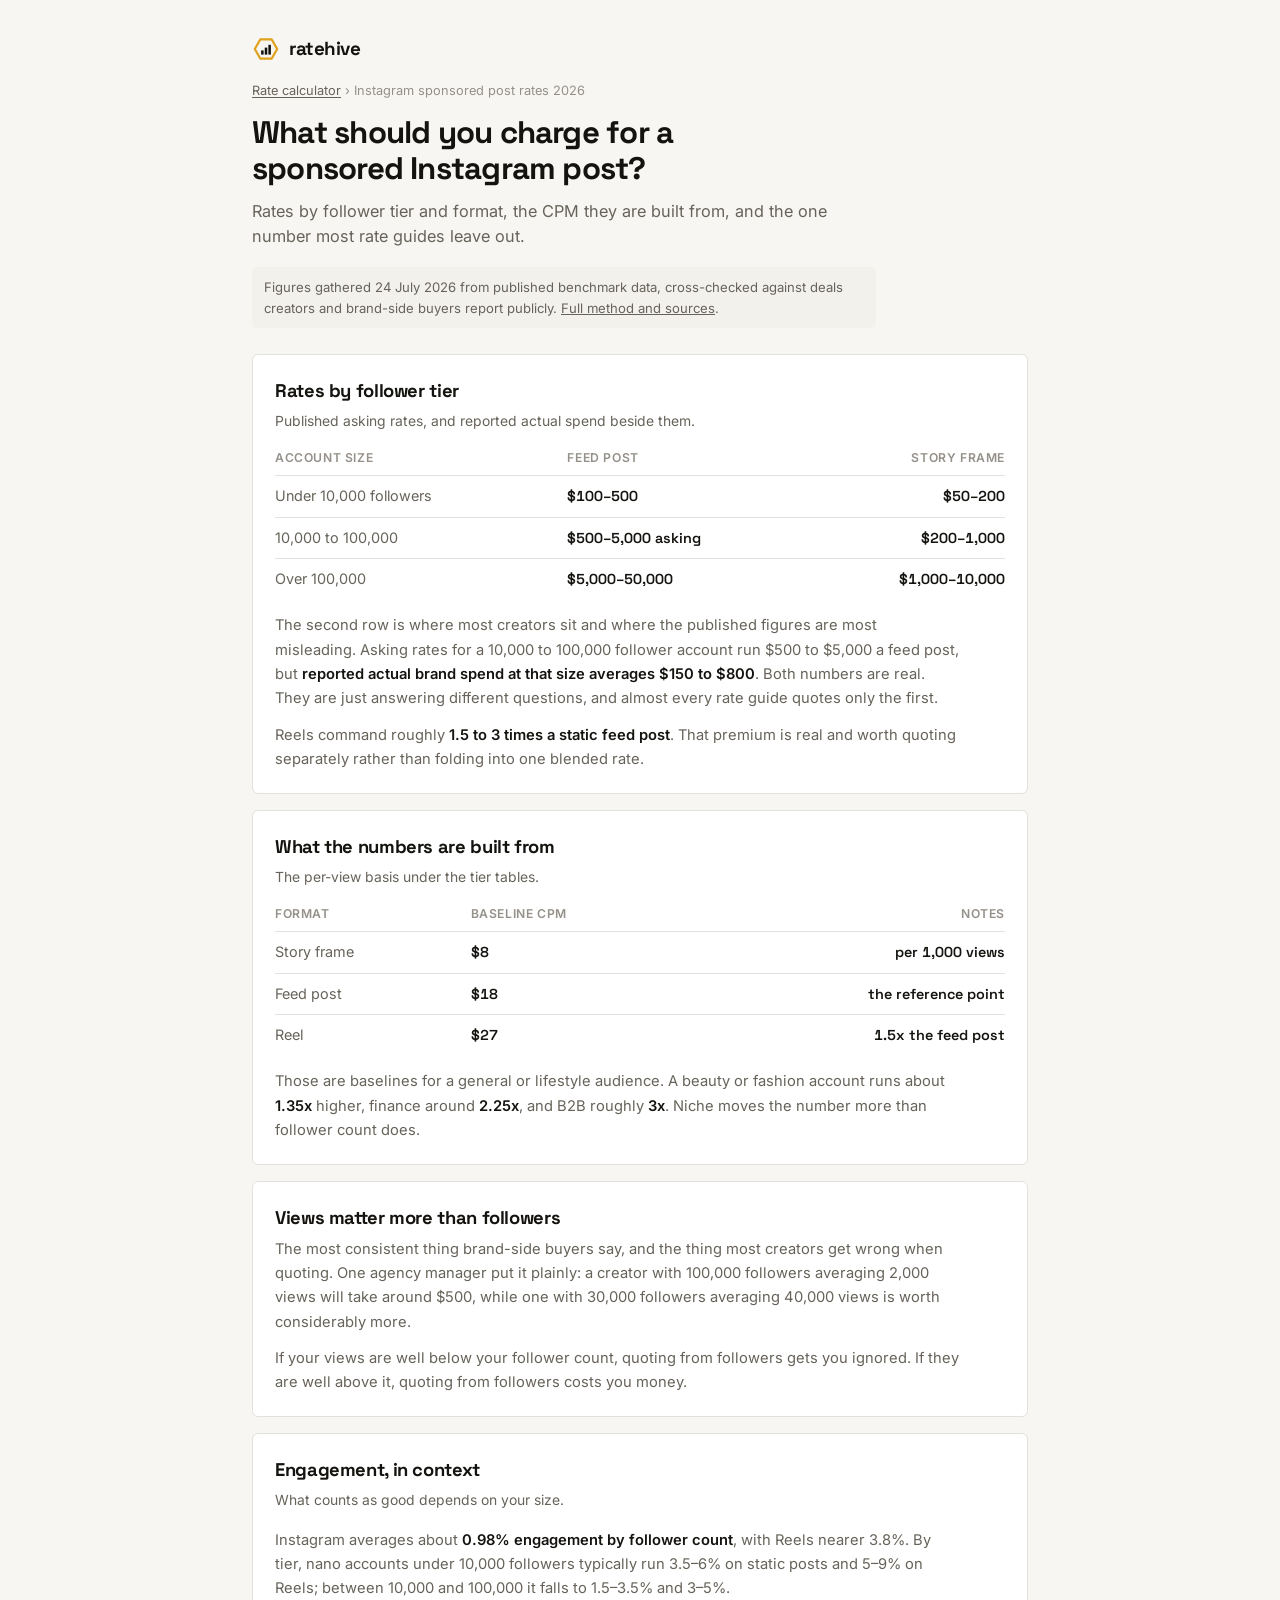
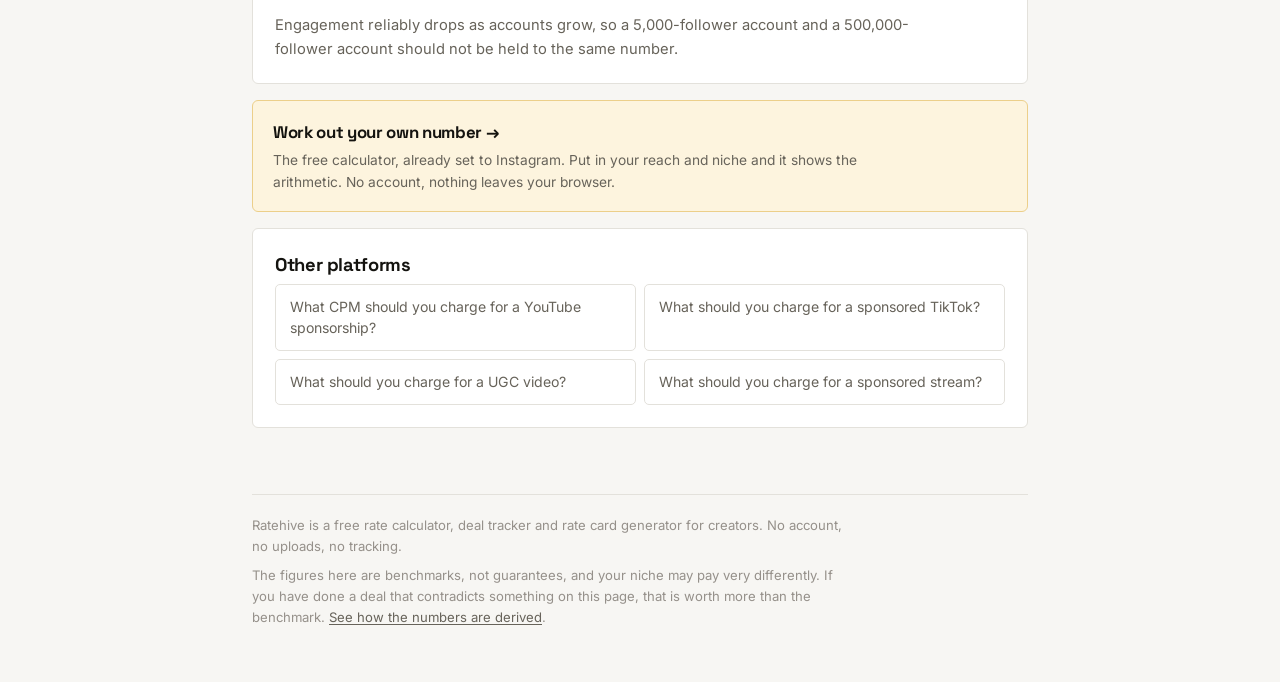
<file: instagram/index.html>
<!DOCTYPE html>
<html lang="en">
<head>
<meta charset="UTF-8">
<meta name="viewport" content="width=device-width, initial-scale=1.0">
<title>Instagram sponsored post rates 2026 · what to charge</title>
<meta name="description" content="What creators charge for a sponsored Instagram post, Reel or story in 2026, by follower tier, with the gap between asking rates and what brands actually pay.">
<link rel="canonical" href="https://ratehive.github.io/instagram/">

<meta property="og:type" content="article">
<meta property="og:url" content="https://ratehive.github.io/instagram/">
<meta property="og:title" content="Instagram sponsored post rates 2026 · what to charge">
<meta property="og:description" content="What creators charge for a sponsored Instagram post, Reel or story in 2026, by follower tier, with the gap between asking rates and what brands actually pay.">
<meta property="og:image" content="https://ratehive.github.io/og.png">
<meta name="twitter:card" content="summary_large_image">
<meta name="twitter:title" content="Instagram sponsored post rates 2026 · what to charge">
<meta name="twitter:description" content="What creators charge for a sponsored Instagram post, Reel or story in 2026, by follower tier, with the gap between asking rates and what brands actually pay.">
<meta name="twitter:image" content="https://ratehive.github.io/og.png">

<link rel="icon" href="data:image/svg+xml,%3Csvg xmlns='http://www.w3.org/2000/svg' viewBox='0 0 40 40'%3E%3Cpath d='M36 20L28 33.86L12 33.86L4 20L12 6.14L28 6.14Z' fill='%23e0a11b'/%3E%3Cg fill='%2314130f'%3E%3Crect x='13' y='22' width='3.6' height='6'/%3E%3Crect x='18.2' y='18' width='3.6' height='10'/%3E%3Crect x='23.4' y='14' width='3.6' height='14'/%3E%3C/g%3E%3C/svg%3E">
<link rel="preconnect" href="https://fonts.googleapis.com">
<link rel="preconnect" href="https://fonts.gstatic.com" crossorigin>
<link href="https://fonts.googleapis.com/css2?family=Inter:wght@400;500;600;700&family=Space+Grotesk:wght@500;700&display=swap" rel="stylesheet">
<link rel="stylesheet" href="/guide.css">

<script type="application/ld+json">
{
  "@context": "https://schema.org",
  "@graph": [
    {
      "@type": "Article",
      "headline": "Instagram sponsored post rates in 2026, and what to actually charge",
      "description": "What creators charge for a sponsored Instagram post, Reel or story in 2026, by follower tier, with the gap between asking rates and what brands actually pay.",
      "url": "https://ratehive.github.io/instagram/",
      "datePublished": "2026-07-24",
      "dateModified": "2026-08-07",
      "about": "Creator sponsorship pricing",
      "isPartOf": {
        "@type": "WebSite",
        "name": "Ratehive",
        "url": "https://ratehive.github.io/"
      }
    },
    {
      "@type": "FAQPage",
      "mainEntity": [
        {
          "@type": "Question",
          "name": "How much should I charge for a sponsored Instagram post?",
          "acceptedAnswer": {
            "@type": "Answer",
            "text": "Published rates for a 10,000 to 100,000 follower account run $500 to $5,000 for a feed post, but reported actual brand spend at that size averages $150 to $800. Below 10,000 followers, expect $100 to $500 a post and $50 to $200 for a story frame. Reels go for roughly 1.5 to 3 times a static feed post."
          }
        },
        {
          "@type": "Question",
          "name": "How much more is a Reel than a feed post?",
          "acceptedAnswer": {
            "@type": "Answer",
            "text": "Roughly 1.5 to 3 times. The baseline CPM for a Reel is around $27 per thousand views against $18 for a feed post, before any adjustment for niche or usage rights."
          }
        },
        {
          "@type": "Question",
          "name": "Does my follower count or my view count matter more on Instagram?",
          "acceptedAnswer": {
            "@type": "Answer",
            "text": "Views, by a wide margin. A creator with 100,000 followers averaging 2,000 views will take around $500, while one with 30,000 followers averaging 40,000 views is worth considerably more."
          }
        }
      ]
    }
  ]
}
</script>
</head>
<body>

<div class="wrap">
<header>
  <a class="brand" href="/">
    <svg width="28" height="28" viewBox="0 0 40 40" aria-hidden="true">
      <path class="cell" d="M36 20L28 33.86L12 33.86L4 20L12 6.14L28 6.14Z" fill="none" stroke-width="3.2" stroke-linejoin="round"/>
      <g fill="currentColor"><rect x="13" y="22" width="3.6" height="6"/><rect x="18.2" y="18" width="3.6" height="10"/><rect x="23.4" y="14" width="3.6" height="14"/></g>
    </svg>
    <span class="brand-name">ratehive</span>
  </a>
  <p class="crumb"><a href="/">Rate calculator</a> &rsaquo; Instagram sponsored post rates 2026</p>
  <h1>What should you charge for a sponsored Instagram post?</h1>
  <p class="sub">Rates by follower tier and format, the CPM they are built from, and the one number most rate guides leave out.</p>
  <p class="stamp">Figures gathered 24 July 2026 from published benchmark data, cross-checked against deals
    creators and brand-side buyers report publicly. <a href="/#method">Full method and sources</a>.</p>
</header>

<main>
        <div class="card">
        <h2>Rates by follower tier</h2>
        <p class="lede">Published asking rates, and reported actual spend beside them.</p>
        <table><thead><tr><th>Account size</th><th>Feed post</th><th>Story frame</th></tr></thead><tbody><tr><td>Under 10,000 followers</td><td class="n">$100–500</td><td class="n">$50–200</td></tr><tr><td>10,000 to 100,000</td><td class="n">$500–5,000 asking</td><td class="n">$200–1,000</td></tr><tr><td>Over 100,000</td><td class="n">$5,000–50,000</td><td class="n">$1,000–10,000</td></tr></tbody></table>
        <p>The second row is where most creators sit and where the published figures are most misleading. Asking rates for a 10,000 to 100,000 follower account run $500 to $5,000 a feed post, but <strong>reported actual brand spend at that size averages $150 to $800</strong>. Both numbers are real. They are just answering different questions, and almost every rate guide quotes only the first.</p>
        <p>Reels command roughly <strong>1.5 to 3 times a static feed post</strong>. That premium is real and worth quoting separately rather than folding into one blended rate.</p>
        </div>

        <div class="card">
        <h2>What the numbers are built from</h2>
        <p class="lede">The per-view basis under the tier tables.</p>
        <table><thead><tr><th>Format</th><th>Baseline CPM</th><th>Notes</th></tr></thead><tbody><tr><td>Story frame</td><td class="n">$8</td><td class="n">per 1,000 views</td></tr><tr><td>Feed post</td><td class="n">$18</td><td class="n">the reference point</td></tr><tr><td>Reel</td><td class="n">$27</td><td class="n">1.5x the feed post</td></tr></tbody></table>
        <p>Those are baselines for a general or lifestyle audience. A beauty or fashion account runs about <strong>1.35x</strong> higher, finance around <strong>2.25x</strong>, and B2B roughly <strong>3x</strong>. Niche moves the number more than follower count does.</p>
        </div>

        <div class="card">
        <h2>Views matter more than followers</h2>
        <p>The most consistent thing brand-side buyers say, and the thing most creators get wrong when quoting. One agency manager put it plainly: a creator with 100,000 followers averaging 2,000 views will take around $500, while one with 30,000 followers averaging 40,000 views is worth considerably more.</p>
        <p>If your views are well below your follower count, quoting from followers gets you ignored. If they are well above it, quoting from followers costs you money.</p>
        </div>

        <div class="card">
        <h2>Engagement, in context</h2>
        <p class="lede">What counts as good depends on your size.</p>
        <p>Instagram averages about <strong>0.98% engagement by follower count</strong>, with Reels nearer 3.8%. By tier, nano accounts under 10,000 followers typically run 3.5–6% on static posts and 5–9% on Reels; between 10,000 and 100,000 it falls to 1.5–3.5% and 3–5%.</p>
        <p>Engagement reliably drops as accounts grow, so a 5,000-follower account and a 500,000-follower account should not be held to the same number.</p>
        </div>

        <a class="cta" href="/?platform=ig">
          <span class="k">Work out your own number &rarr;</span>
          <span class="d">The free calculator, already set to Instagram. Put in your reach and niche and it shows the arithmetic. No account, nothing leaves your browser.</span>
        </a>

        <div class="card" style="margin-top:16px">
          <h2>Other platforms</h2>
          <div class="also">
            <a href="/youtube/">What CPM should you charge for a YouTube sponsorship?</a>
            <a href="/tiktok/">What should you charge for a sponsored TikTok?</a>
            <a href="/ugc/">What should you charge for a UGC video?</a>
            <a href="/twitch/">What should you charge for a sponsored stream?</a>
          </div>
        </div>
</main>

<footer>
  <p>Ratehive is a free rate calculator, deal tracker and rate card generator for creators.
  No account, no uploads, no tracking.</p>
  <p>The figures here are benchmarks, not guarantees, and your niche may pay very differently.
  If you have done a deal that contradicts something on this page, that is worth more than the
  benchmark. <a href="/#method">See how the numbers are derived</a>.</p>
</footer>
</div>

</body>
</html>
</file>
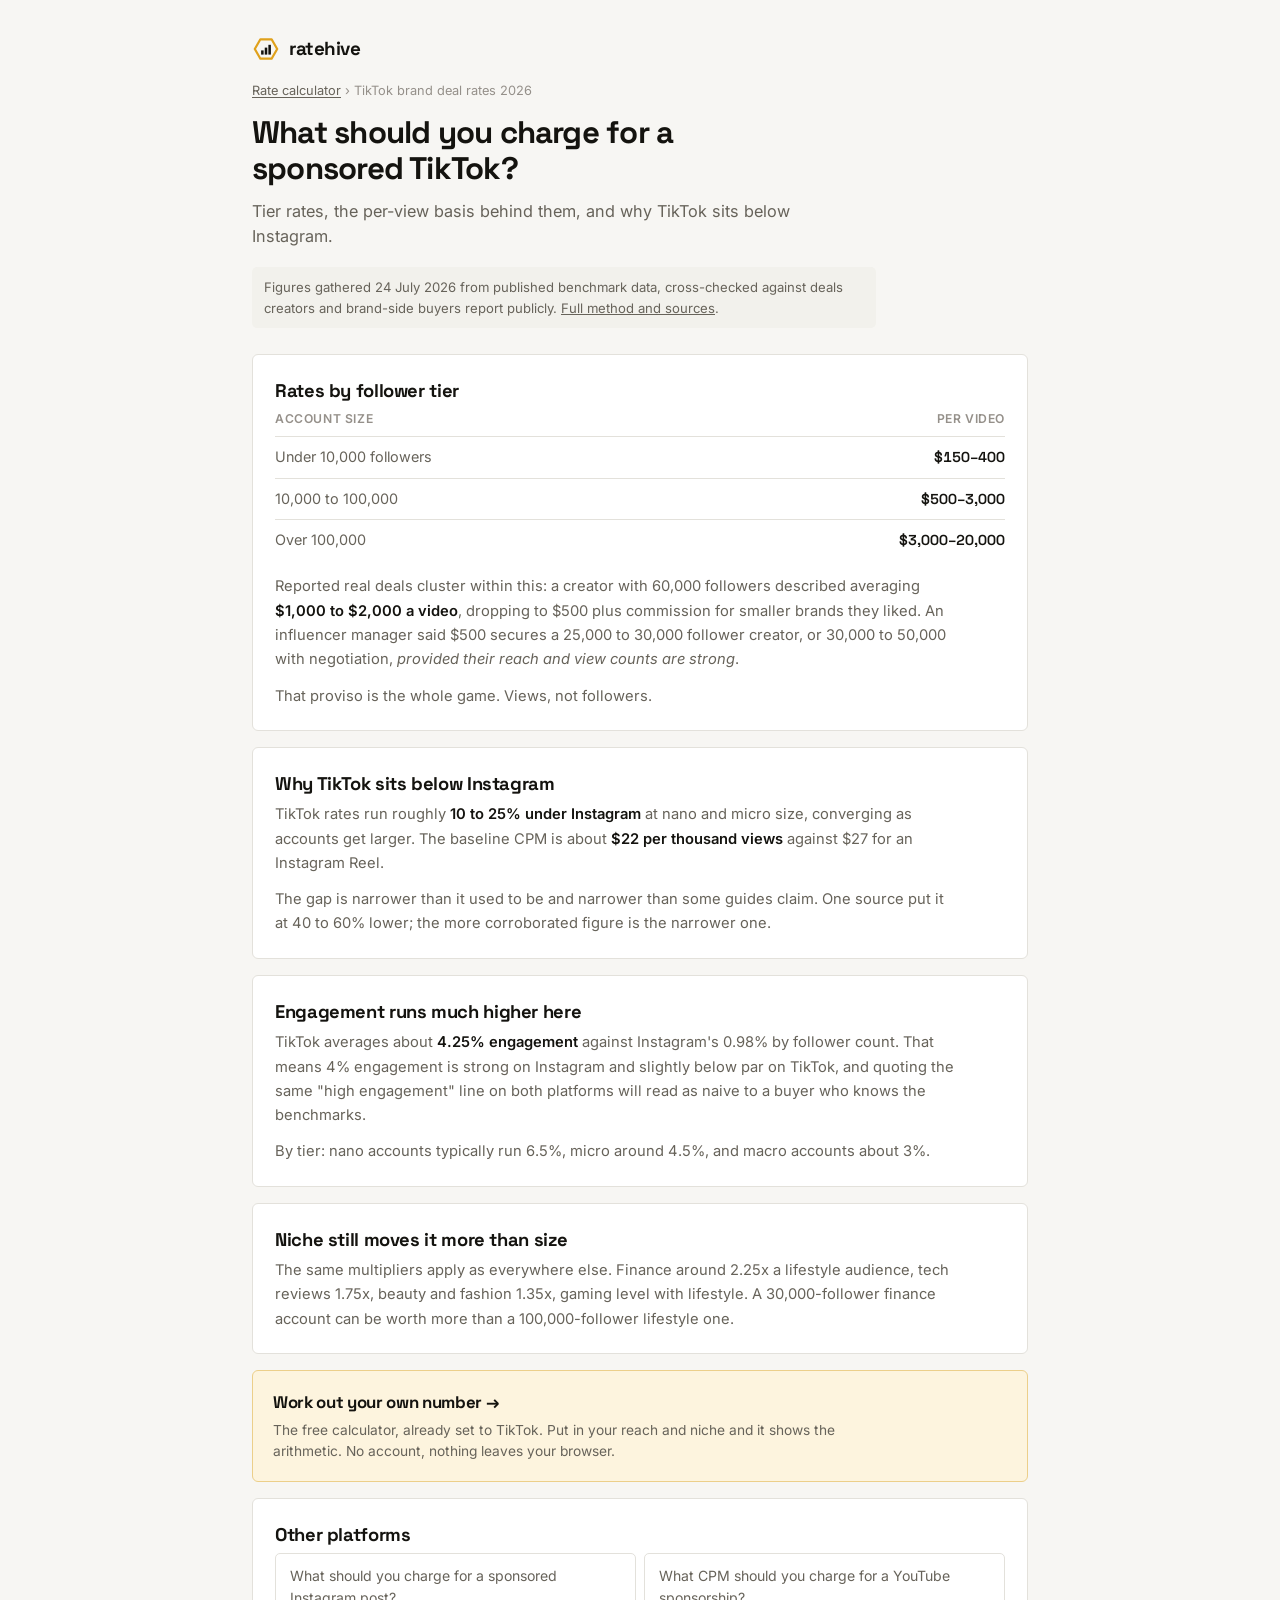
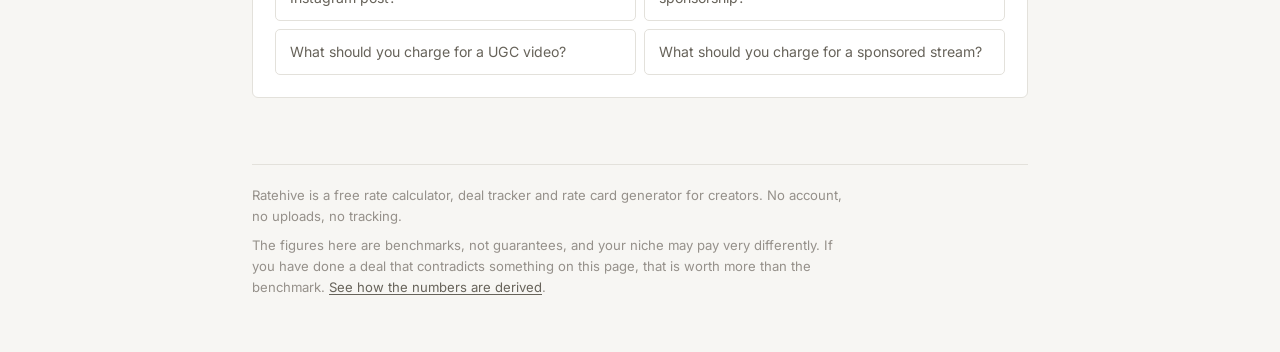
<file: tiktok/index.html>
<!DOCTYPE html>
<html lang="en">
<head>
<meta charset="UTF-8">
<meta name="viewport" content="width=device-width, initial-scale=1.0">
<title>TikTok brand deal rates 2026 · what to charge per video</title>
<meta name="description" content="What to charge for a sponsored TikTok in 2026, by follower tier, with the CPM behind the numbers and how TikTok rates compare to Instagram.">
<link rel="canonical" href="https://ratehive.github.io/tiktok/">

<meta property="og:type" content="article">
<meta property="og:url" content="https://ratehive.github.io/tiktok/">
<meta property="og:title" content="TikTok brand deal rates 2026 · what to charge per video">
<meta property="og:description" content="What to charge for a sponsored TikTok in 2026, by follower tier, with the CPM behind the numbers and how TikTok rates compare to Instagram.">
<meta property="og:image" content="https://ratehive.github.io/og.png">
<meta name="twitter:card" content="summary_large_image">
<meta name="twitter:title" content="TikTok brand deal rates 2026 · what to charge per video">
<meta name="twitter:description" content="What to charge for a sponsored TikTok in 2026, by follower tier, with the CPM behind the numbers and how TikTok rates compare to Instagram.">
<meta name="twitter:image" content="https://ratehive.github.io/og.png">

<link rel="icon" href="data:image/svg+xml,%3Csvg xmlns='http://www.w3.org/2000/svg' viewBox='0 0 40 40'%3E%3Cpath d='M36 20L28 33.86L12 33.86L4 20L12 6.14L28 6.14Z' fill='%23e0a11b'/%3E%3Cg fill='%2314130f'%3E%3Crect x='13' y='22' width='3.6' height='6'/%3E%3Crect x='18.2' y='18' width='3.6' height='10'/%3E%3Crect x='23.4' y='14' width='3.6' height='14'/%3E%3C/g%3E%3C/svg%3E">
<link rel="preconnect" href="https://fonts.googleapis.com">
<link rel="preconnect" href="https://fonts.gstatic.com" crossorigin>
<link href="https://fonts.googleapis.com/css2?family=Inter:wght@400;500;600;700&family=Space+Grotesk:wght@500;700&display=swap" rel="stylesheet">
<link rel="stylesheet" href="/guide.css">

<script type="application/ld+json">
{
  "@context": "https://schema.org",
  "@graph": [
    {
      "@type": "Article",
      "headline": "TikTok brand deal rates in 2026",
      "description": "What to charge for a sponsored TikTok in 2026, by follower tier, with the CPM behind the numbers and how TikTok rates compare to Instagram.",
      "url": "https://ratehive.github.io/tiktok/",
      "datePublished": "2026-07-24",
      "dateModified": "2026-08-07",
      "about": "Creator sponsorship pricing",
      "isPartOf": {
        "@type": "WebSite",
        "name": "Ratehive",
        "url": "https://ratehive.github.io/"
      }
    },
    {
      "@type": "FAQPage",
      "mainEntity": [
        {
          "@type": "Question",
          "name": "How much should I charge for a sponsored TikTok?",
          "acceptedAnswer": {
            "@type": "Answer",
            "text": "Under 10,000 followers, $150 to $400 a video. Between 10,000 and 100,000, $500 to $3,000. Over 100,000, $3,000 to $20,000. Reported real deals cluster within this: a 60,000-follower creator described averaging $1,000 to $2,000 a video."
          }
        },
        {
          "@type": "Question",
          "name": "Are TikTok rates lower than Instagram?",
          "acceptedAnswer": {
            "@type": "Answer",
            "text": "Yes, by roughly 10 to 25% at nano and micro size, converging as accounts get larger. The baseline CPM is about $22 per thousand views against $27 for an Instagram Reel."
          }
        },
        {
          "@type": "Question",
          "name": "What is a good engagement rate on TikTok?",
          "acceptedAnswer": {
            "@type": "Answer",
            "text": "TikTok averages about 4.25%, much higher than Instagram at 0.98% by follower count. Nano accounts typically run 6.5%, micro around 4.5%, macro about 3%. So 4% is strong on Instagram and slightly below par on TikTok."
          }
        }
      ]
    }
  ]
}
</script>
</head>
<body>

<div class="wrap">
<header>
  <a class="brand" href="/">
    <svg width="28" height="28" viewBox="0 0 40 40" aria-hidden="true">
      <path class="cell" d="M36 20L28 33.86L12 33.86L4 20L12 6.14L28 6.14Z" fill="none" stroke-width="3.2" stroke-linejoin="round"/>
      <g fill="currentColor"><rect x="13" y="22" width="3.6" height="6"/><rect x="18.2" y="18" width="3.6" height="10"/><rect x="23.4" y="14" width="3.6" height="14"/></g>
    </svg>
    <span class="brand-name">ratehive</span>
  </a>
  <p class="crumb"><a href="/">Rate calculator</a> &rsaquo; TikTok brand deal rates 2026</p>
  <h1>What should you charge for a sponsored TikTok?</h1>
  <p class="sub">Tier rates, the per-view basis behind them, and why TikTok sits below Instagram.</p>
  <p class="stamp">Figures gathered 24 July 2026 from published benchmark data, cross-checked against deals
    creators and brand-side buyers report publicly. <a href="/#method">Full method and sources</a>.</p>
</header>

<main>
        <div class="card">
        <h2>Rates by follower tier</h2>
        <table><thead><tr><th>Account size</th><th>Per video</th></tr></thead><tbody><tr><td>Under 10,000 followers</td><td class="n">$150–400</td></tr><tr><td>10,000 to 100,000</td><td class="n">$500–3,000</td></tr><tr><td>Over 100,000</td><td class="n">$3,000–20,000</td></tr></tbody></table>
        <p>Reported real deals cluster within this: a creator with 60,000 followers described averaging <strong>$1,000 to $2,000 a video</strong>, dropping to $500 plus commission for smaller brands they liked. An influencer manager said $500 secures a 25,000 to 30,000 follower creator, or 30,000 to 50,000 with negotiation, <em>provided their reach and view counts are strong</em>.</p>
        <p>That proviso is the whole game. Views, not followers.</p>
        </div>

        <div class="card">
        <h2>Why TikTok sits below Instagram</h2>
        <p>TikTok rates run roughly <strong>10 to 25% under Instagram</strong> at nano and micro size, converging as accounts get larger. The baseline CPM is about <strong>$22 per thousand views</strong> against $27 for an Instagram Reel.</p>
        <p>The gap is narrower than it used to be and narrower than some guides claim. One source put it at 40 to 60% lower; the more corroborated figure is the narrower one.</p>
        </div>

        <div class="card">
        <h2>Engagement runs much higher here</h2>
        <p>TikTok averages about <strong>4.25% engagement</strong> against Instagram's 0.98% by follower count. That means 4% engagement is strong on Instagram and slightly below par on TikTok, and quoting the same "high engagement" line on both platforms will read as naive to a buyer who knows the benchmarks.</p>
        <p>By tier: nano accounts typically run 6.5%, micro around 4.5%, and macro accounts about 3%.</p>
        </div>

        <div class="card">
        <h2>Niche still moves it more than size</h2>
        <p>The same multipliers apply as everywhere else. Finance around 2.25x a lifestyle audience, tech reviews 1.75x, beauty and fashion 1.35x, gaming level with lifestyle. A 30,000-follower finance account can be worth more than a 100,000-follower lifestyle one.</p>
        </div>

        <a class="cta" href="/?platform=tiktok&deliverable=reel">
          <span class="k">Work out your own number &rarr;</span>
          <span class="d">The free calculator, already set to TikTok. Put in your reach and niche and it shows the arithmetic. No account, nothing leaves your browser.</span>
        </a>

        <div class="card" style="margin-top:16px">
          <h2>Other platforms</h2>
          <div class="also">
            <a href="/instagram/">What should you charge for a sponsored Instagram post?</a>
            <a href="/youtube/">What CPM should you charge for a YouTube sponsorship?</a>
            <a href="/ugc/">What should you charge for a UGC video?</a>
            <a href="/twitch/">What should you charge for a sponsored stream?</a>
          </div>
        </div>
</main>

<footer>
  <p>Ratehive is a free rate calculator, deal tracker and rate card generator for creators.
  No account, no uploads, no tracking.</p>
  <p>The figures here are benchmarks, not guarantees, and your niche may pay very differently.
  If you have done a deal that contradicts something on this page, that is worth more than the
  benchmark. <a href="/#method">See how the numbers are derived</a>.</p>
</footer>
</div>

</body>
</html>
</file>
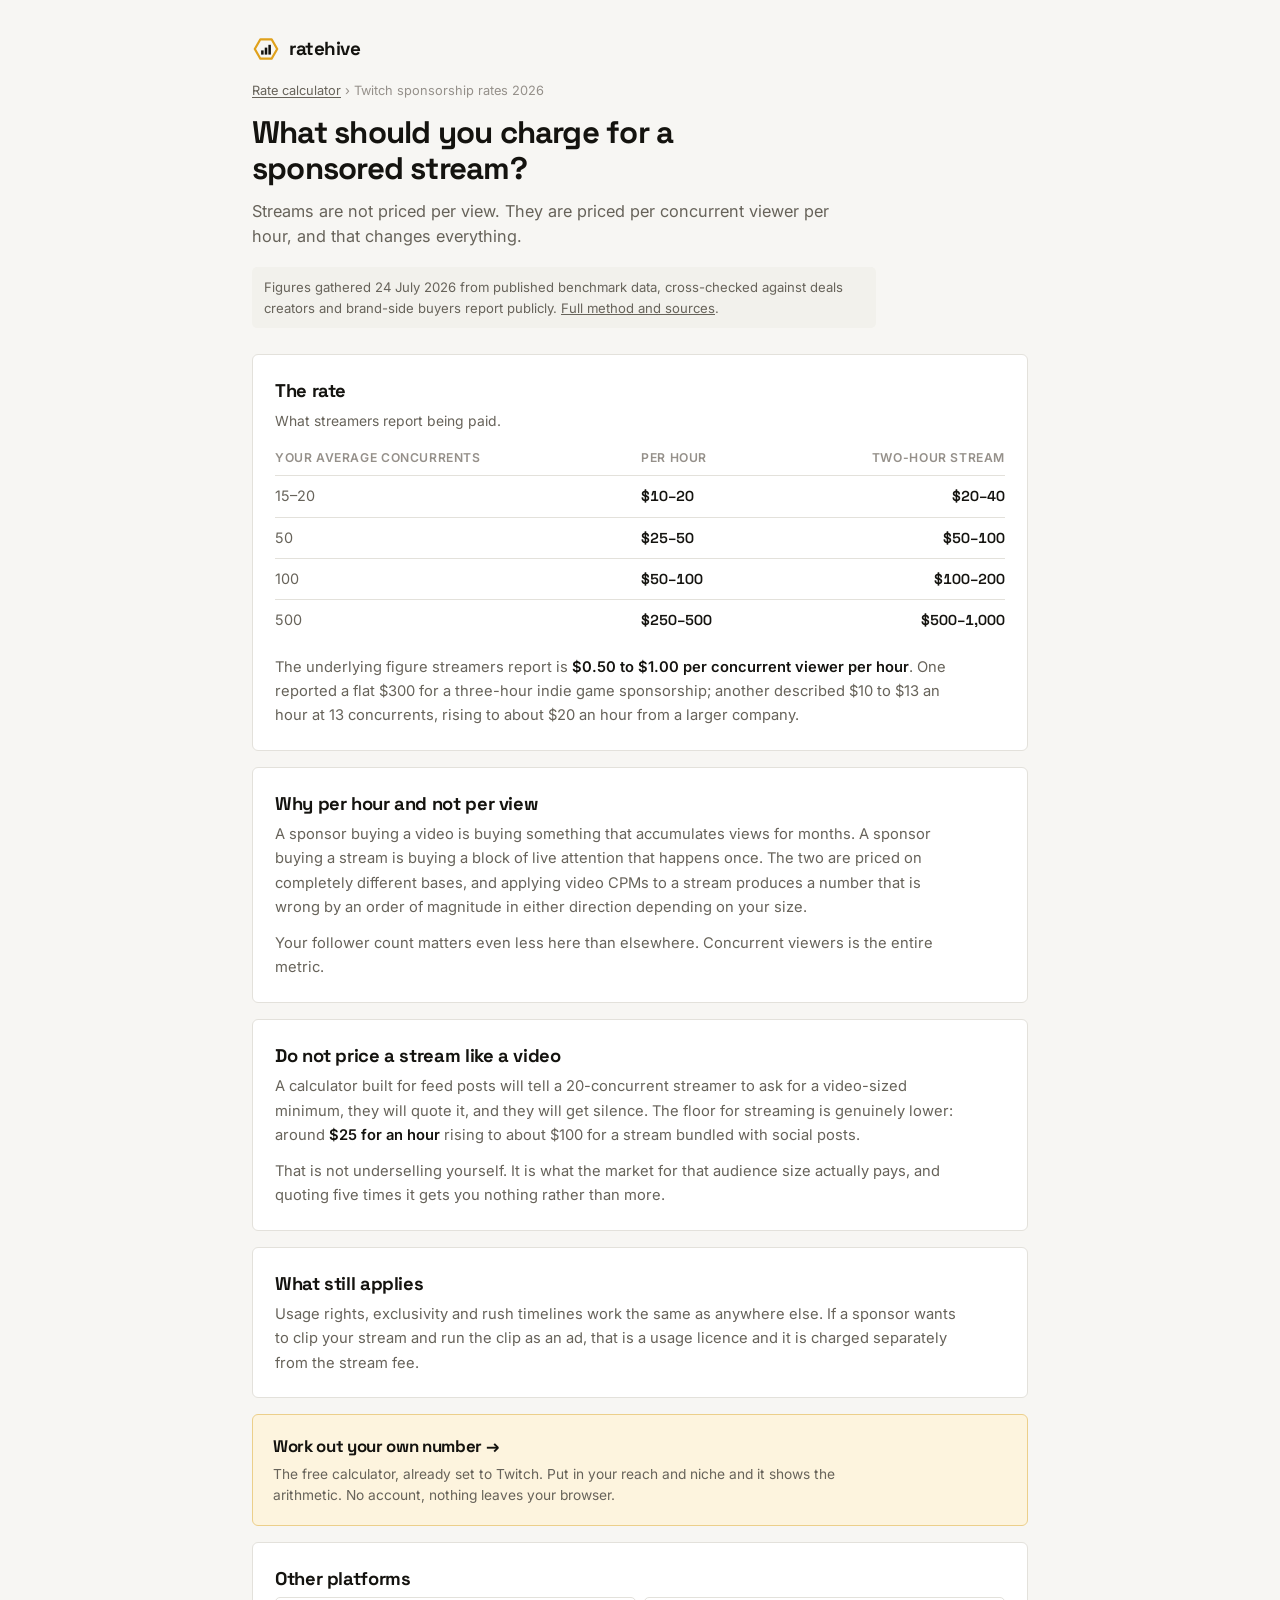
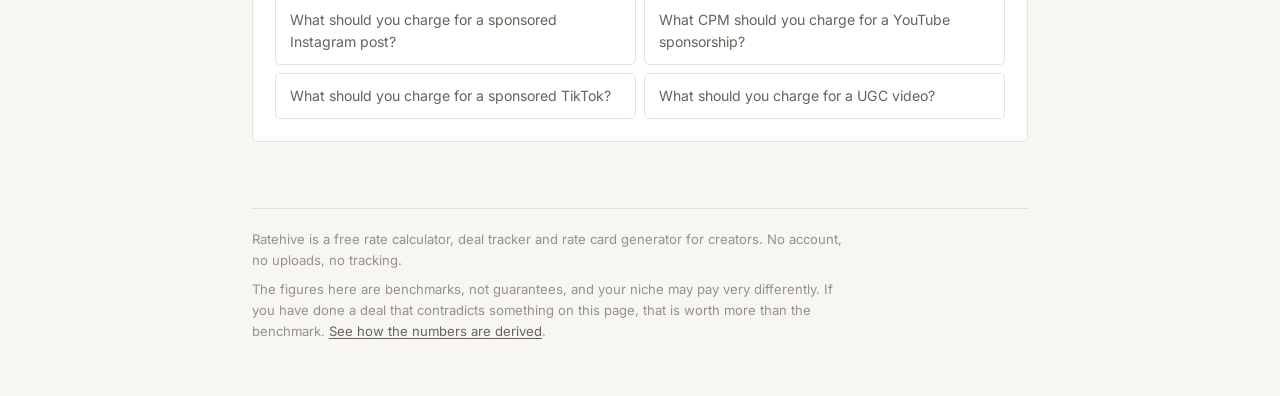
<file: twitch/index.html>
<!DOCTYPE html>
<html lang="en">
<head>
<meta charset="UTF-8">
<meta name="viewport" content="width=device-width, initial-scale=1.0">
<title>Twitch sponsorship rates 2026 · what to charge per stream</title>
<meta name="description" content="What to charge for a sponsored Twitch stream in 2026. Priced per concurrent viewer per hour, with reported real figures from streamers.">
<link rel="canonical" href="https://ratehive.github.io/twitch/">

<meta property="og:type" content="article">
<meta property="og:url" content="https://ratehive.github.io/twitch/">
<meta property="og:title" content="Twitch sponsorship rates 2026 · what to charge per stream">
<meta property="og:description" content="What to charge for a sponsored Twitch stream in 2026. Priced per concurrent viewer per hour, with reported real figures from streamers.">
<meta property="og:image" content="https://ratehive.github.io/og.png">
<meta name="twitter:card" content="summary_large_image">
<meta name="twitter:title" content="Twitch sponsorship rates 2026 · what to charge per stream">
<meta name="twitter:description" content="What to charge for a sponsored Twitch stream in 2026. Priced per concurrent viewer per hour, with reported real figures from streamers.">
<meta name="twitter:image" content="https://ratehive.github.io/og.png">

<link rel="icon" href="data:image/svg+xml,%3Csvg xmlns='http://www.w3.org/2000/svg' viewBox='0 0 40 40'%3E%3Cpath d='M36 20L28 33.86L12 33.86L4 20L12 6.14L28 6.14Z' fill='%23e0a11b'/%3E%3Cg fill='%2314130f'%3E%3Crect x='13' y='22' width='3.6' height='6'/%3E%3Crect x='18.2' y='18' width='3.6' height='10'/%3E%3Crect x='23.4' y='14' width='3.6' height='14'/%3E%3C/g%3E%3C/svg%3E">
<link rel="preconnect" href="https://fonts.googleapis.com">
<link rel="preconnect" href="https://fonts.gstatic.com" crossorigin>
<link href="https://fonts.googleapis.com/css2?family=Inter:wght@400;500;600;700&family=Space+Grotesk:wght@500;700&display=swap" rel="stylesheet">
<link rel="stylesheet" href="/guide.css">

<script type="application/ld+json">
{
  "@context": "https://schema.org",
  "@graph": [
    {
      "@type": "Article",
      "headline": "Twitch sponsorship rates in 2026, priced per hour",
      "description": "What to charge for a sponsored Twitch stream in 2026. Priced per concurrent viewer per hour, with reported real figures from streamers.",
      "url": "https://ratehive.github.io/twitch/",
      "datePublished": "2026-07-24",
      "dateModified": "2026-08-07",
      "about": "Creator sponsorship pricing",
      "isPartOf": {
        "@type": "WebSite",
        "name": "Ratehive",
        "url": "https://ratehive.github.io/"
      }
    },
    {
      "@type": "FAQPage",
      "mainEntity": [
        {
          "@type": "Question",
          "name": "What should I charge for a sponsored Twitch stream?",
          "acceptedAnswer": {
            "@type": "Answer",
            "text": "Streaming is priced per concurrent viewer per hour rather than per view. Streamers report $0.50 to $1.00 per concurrent viewer per hour, so a stream averaging 20 concurrents is worth roughly $10 to $20 an hour. One reported figure was $300 for a three-hour indie game sponsorship."
          }
        },
        {
          "@type": "Question",
          "name": "Why are Twitch rates calculated per hour?",
          "acceptedAnswer": {
            "@type": "Answer",
            "text": "A sponsor buying a video gets something that accumulates views for months. A sponsor buying a stream is buying a block of live attention that happens once. Applying video CPMs to a stream gives a number that is wrong by an order of magnitude."
          }
        },
        {
          "@type": "Question",
          "name": "Does follower count matter for Twitch sponsorships?",
          "acceptedAnswer": {
            "@type": "Answer",
            "text": "Even less than on other platforms. Average concurrent viewers is the metric sponsors buy on. A large follower count with low concurrents is priced on the concurrents."
          }
        }
      ]
    }
  ]
}
</script>
</head>
<body>

<div class="wrap">
<header>
  <a class="brand" href="/">
    <svg width="28" height="28" viewBox="0 0 40 40" aria-hidden="true">
      <path class="cell" d="M36 20L28 33.86L12 33.86L4 20L12 6.14L28 6.14Z" fill="none" stroke-width="3.2" stroke-linejoin="round"/>
      <g fill="currentColor"><rect x="13" y="22" width="3.6" height="6"/><rect x="18.2" y="18" width="3.6" height="10"/><rect x="23.4" y="14" width="3.6" height="14"/></g>
    </svg>
    <span class="brand-name">ratehive</span>
  </a>
  <p class="crumb"><a href="/">Rate calculator</a> &rsaquo; Twitch sponsorship rates 2026</p>
  <h1>What should you charge for a sponsored stream?</h1>
  <p class="sub">Streams are not priced per view. They are priced per concurrent viewer per hour, and that changes everything.</p>
  <p class="stamp">Figures gathered 24 July 2026 from published benchmark data, cross-checked against deals
    creators and brand-side buyers report publicly. <a href="/#method">Full method and sources</a>.</p>
</header>

<main>
        <div class="card">
        <h2>The rate</h2>
        <p class="lede">What streamers report being paid.</p>
        <table><thead><tr><th>Your average concurrents</th><th>Per hour</th><th>Two-hour stream</th></tr></thead><tbody><tr><td>15–20</td><td class="n">$10–20</td><td class="n">$20–40</td></tr><tr><td>50</td><td class="n">$25–50</td><td class="n">$50–100</td></tr><tr><td>100</td><td class="n">$50–100</td><td class="n">$100–200</td></tr><tr><td>500</td><td class="n">$250–500</td><td class="n">$500–1,000</td></tr></tbody></table>
        <p>The underlying figure streamers report is <strong>$0.50 to $1.00 per concurrent viewer per hour</strong>. One reported a flat $300 for a three-hour indie game sponsorship; another described $10 to $13 an hour at 13 concurrents, rising to about $20 an hour from a larger company.</p>
        </div>

        <div class="card">
        <h2>Why per hour and not per view</h2>
        <p>A sponsor buying a video is buying something that accumulates views for months. A sponsor buying a stream is buying a block of live attention that happens once. The two are priced on completely different bases, and applying video CPMs to a stream produces a number that is wrong by an order of magnitude in either direction depending on your size.</p>
        <p>Your follower count matters even less here than elsewhere. Concurrent viewers is the entire metric.</p>
        </div>

        <div class="card">
        <h2>Do not price a stream like a video</h2>
        <p>A calculator built for feed posts will tell a 20-concurrent streamer to ask for a video-sized minimum, they will quote it, and they will get silence. The floor for streaming is genuinely lower: around <strong>$25 for an hour</strong> rising to about $100 for a stream bundled with social posts.</p>
        <p>That is not underselling yourself. It is what the market for that audience size actually pays, and quoting five times it gets you nothing rather than more.</p>
        </div>

        <div class="card">
        <h2>What still applies</h2>
        <p>Usage rights, exclusivity and rush timelines work the same as anywhere else. If a sponsor wants to clip your stream and run the clip as an ad, that is a usage licence and it is charged separately from the stream fee.</p>
        </div>

        <a class="cta" href="/?platform=twitch&deliverable=stream2">
          <span class="k">Work out your own number &rarr;</span>
          <span class="d">The free calculator, already set to Twitch. Put in your reach and niche and it shows the arithmetic. No account, nothing leaves your browser.</span>
        </a>

        <div class="card" style="margin-top:16px">
          <h2>Other platforms</h2>
          <div class="also">
            <a href="/instagram/">What should you charge for a sponsored Instagram post?</a>
            <a href="/youtube/">What CPM should you charge for a YouTube sponsorship?</a>
            <a href="/tiktok/">What should you charge for a sponsored TikTok?</a>
            <a href="/ugc/">What should you charge for a UGC video?</a>
          </div>
        </div>
</main>

<footer>
  <p>Ratehive is a free rate calculator, deal tracker and rate card generator for creators.
  No account, no uploads, no tracking.</p>
  <p>The figures here are benchmarks, not guarantees, and your niche may pay very differently.
  If you have done a deal that contradicts something on this page, that is worth more than the
  benchmark. <a href="/#method">See how the numbers are derived</a>.</p>
</footer>
</div>

</body>
</html>
</file>
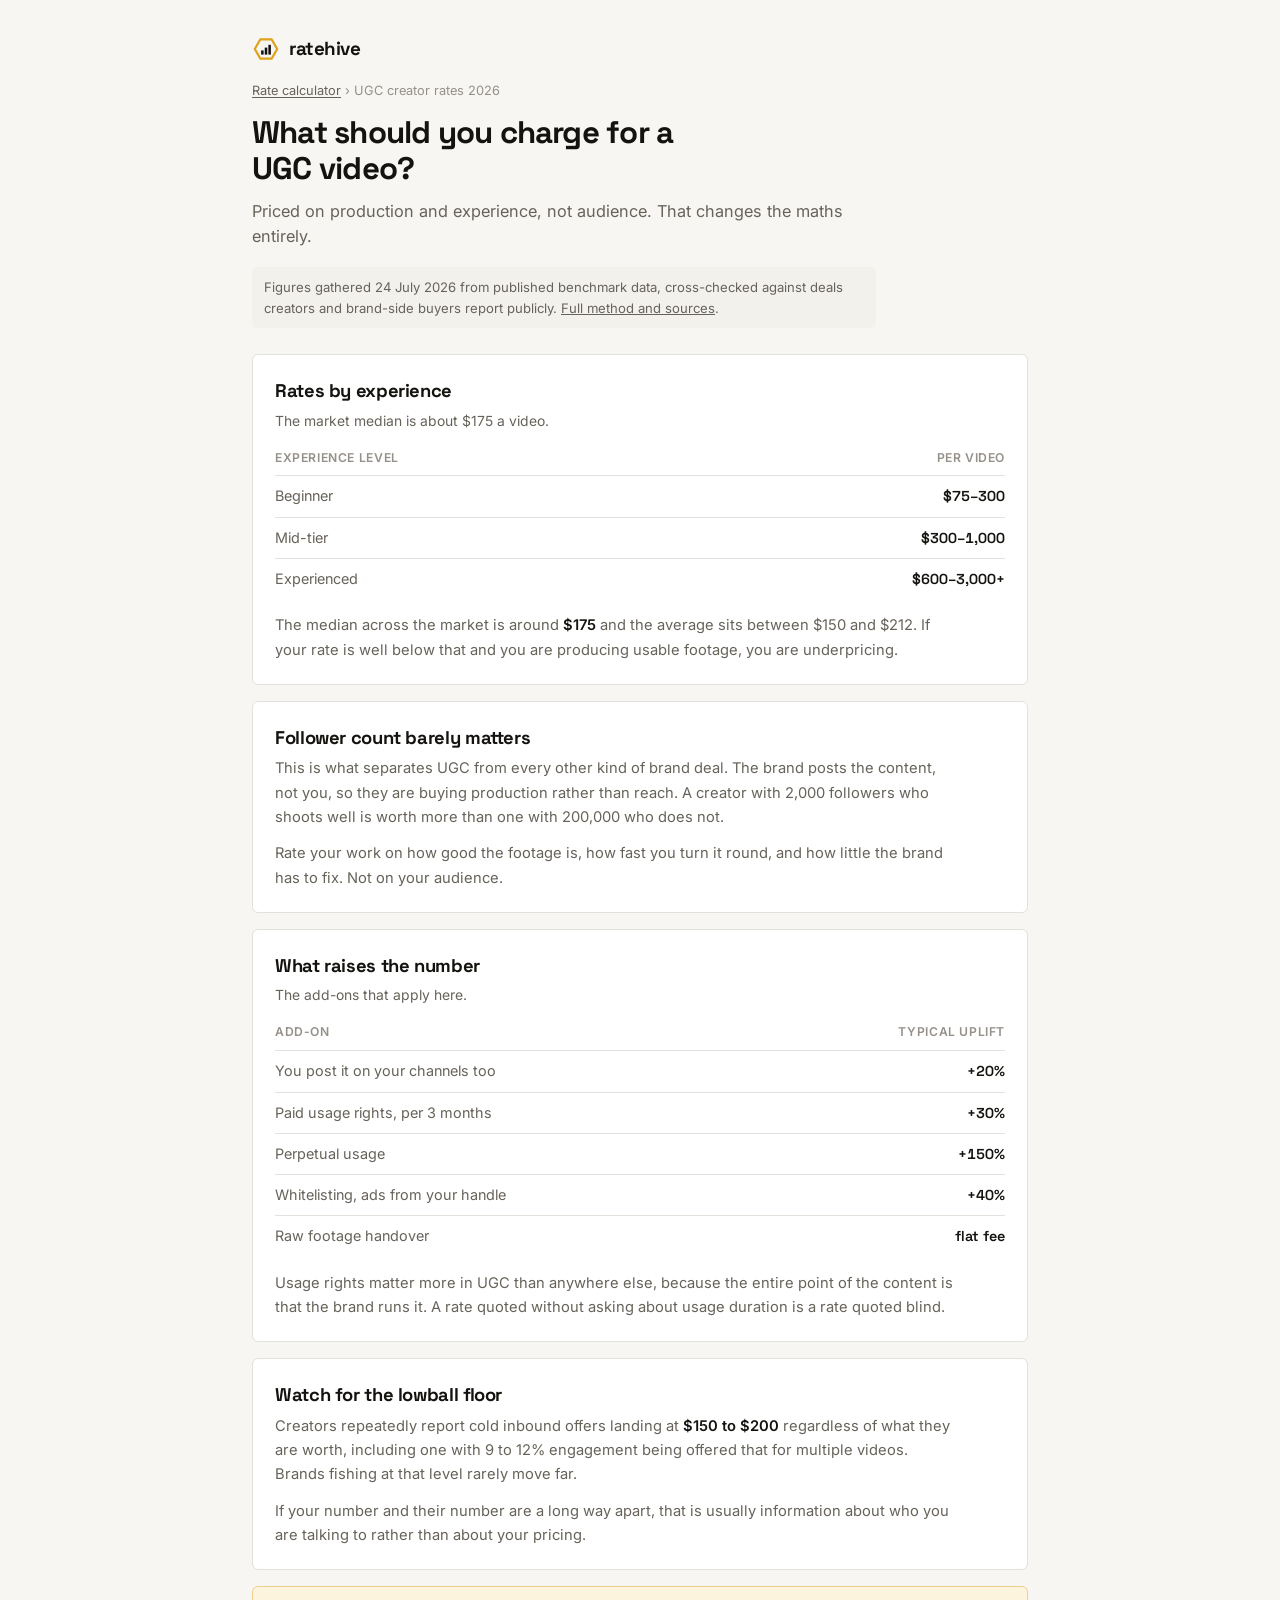
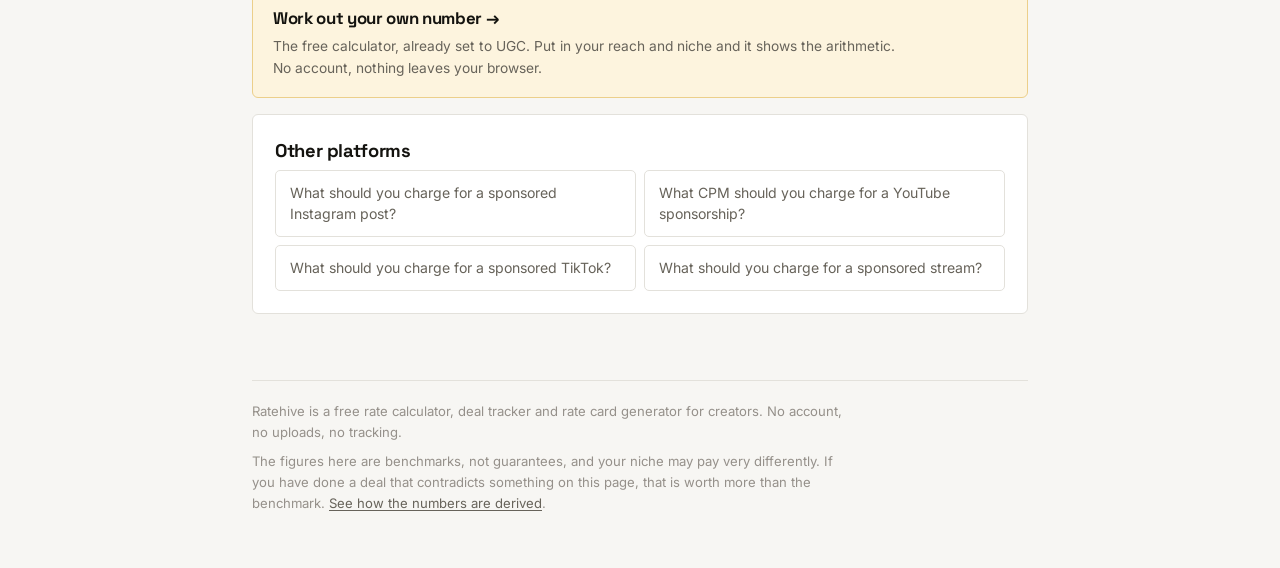
<file: ugc/index.html>
<!DOCTYPE html>
<html lang="en">
<head>
<meta charset="UTF-8">
<meta name="viewport" content="width=device-width, initial-scale=1.0">
<title>UGC creator rates 2026 · what to charge per video</title>
<meta name="description" content="What UGC creators charge per video in 2026. Median rates, beginner to experienced tiers, and why follower count barely affects the price.">
<link rel="canonical" href="https://ratehive.github.io/ugc/">

<meta property="og:type" content="article">
<meta property="og:url" content="https://ratehive.github.io/ugc/">
<meta property="og:title" content="UGC creator rates 2026 · what to charge per video">
<meta property="og:description" content="What UGC creators charge per video in 2026. Median rates, beginner to experienced tiers, and why follower count barely affects the price.">
<meta property="og:image" content="https://ratehive.github.io/og.png">
<meta name="twitter:card" content="summary_large_image">
<meta name="twitter:title" content="UGC creator rates 2026 · what to charge per video">
<meta name="twitter:description" content="What UGC creators charge per video in 2026. Median rates, beginner to experienced tiers, and why follower count barely affects the price.">
<meta name="twitter:image" content="https://ratehive.github.io/og.png">

<link rel="icon" href="data:image/svg+xml,%3Csvg xmlns='http://www.w3.org/2000/svg' viewBox='0 0 40 40'%3E%3Cpath d='M36 20L28 33.86L12 33.86L4 20L12 6.14L28 6.14Z' fill='%23e0a11b'/%3E%3Cg fill='%2314130f'%3E%3Crect x='13' y='22' width='3.6' height='6'/%3E%3Crect x='18.2' y='18' width='3.6' height='10'/%3E%3Crect x='23.4' y='14' width='3.6' height='14'/%3E%3C/g%3E%3C/svg%3E">
<link rel="preconnect" href="https://fonts.googleapis.com">
<link rel="preconnect" href="https://fonts.gstatic.com" crossorigin>
<link href="https://fonts.googleapis.com/css2?family=Inter:wght@400;500;600;700&family=Space+Grotesk:wght@500;700&display=swap" rel="stylesheet">
<link rel="stylesheet" href="/guide.css">

<script type="application/ld+json">
{
  "@context": "https://schema.org",
  "@graph": [
    {
      "@type": "Article",
      "headline": "UGC creator rates in 2026, and what to charge per video",
      "description": "What UGC creators charge per video in 2026. Median rates, beginner to experienced tiers, and why follower count barely affects the price.",
      "url": "https://ratehive.github.io/ugc/",
      "datePublished": "2026-07-24",
      "dateModified": "2026-08-07",
      "about": "Creator sponsorship pricing",
      "isPartOf": {
        "@type": "WebSite",
        "name": "Ratehive",
        "url": "https://ratehive.github.io/"
      }
    },
    {
      "@type": "FAQPage",
      "mainEntity": [
        {
          "@type": "Question",
          "name": "How much do UGC creators charge?",
          "acceptedAnswer": {
            "@type": "Answer",
            "text": "The median is about $175 a video and the average sits between $150 and $212. Beginners charge $75 to $300, mid-tier $300 to $1,000, and experienced creators $600 to $3,000 or more."
          }
        },
        {
          "@type": "Question",
          "name": "Does follower count affect UGC rates?",
          "acceptedAnswer": {
            "@type": "Answer",
            "text": "Barely. The brand posts the content rather than you, so they are buying production quality and experience rather than reach. A creator with 2,000 followers who shoots well is worth more than one with 200,000 who does not."
          }
        },
        {
          "@type": "Question",
          "name": "How much extra should I charge if I post the UGC myself?",
          "acceptedAnswer": {
            "@type": "Answer",
            "text": "About 20% more than brand-only delivery, because you are then also supplying reach. Usage rights are separate again: paid usage adds about 30% per three months, and perpetual rights around 150%."
          }
        }
      ]
    }
  ]
}
</script>
</head>
<body>

<div class="wrap">
<header>
  <a class="brand" href="/">
    <svg width="28" height="28" viewBox="0 0 40 40" aria-hidden="true">
      <path class="cell" d="M36 20L28 33.86L12 33.86L4 20L12 6.14L28 6.14Z" fill="none" stroke-width="3.2" stroke-linejoin="round"/>
      <g fill="currentColor"><rect x="13" y="22" width="3.6" height="6"/><rect x="18.2" y="18" width="3.6" height="10"/><rect x="23.4" y="14" width="3.6" height="14"/></g>
    </svg>
    <span class="brand-name">ratehive</span>
  </a>
  <p class="crumb"><a href="/">Rate calculator</a> &rsaquo; UGC creator rates 2026</p>
  <h1>What should you charge for a UGC video?</h1>
  <p class="sub">Priced on production and experience, not audience. That changes the maths entirely.</p>
  <p class="stamp">Figures gathered 24 July 2026 from published benchmark data, cross-checked against deals
    creators and brand-side buyers report publicly. <a href="/#method">Full method and sources</a>.</p>
</header>

<main>
        <div class="card">
        <h2>Rates by experience</h2>
        <p class="lede">The market median is about $175 a video.</p>
        <table><thead><tr><th>Experience level</th><th>Per video</th></tr></thead><tbody><tr><td>Beginner</td><td class="n">$75–300</td></tr><tr><td>Mid-tier</td><td class="n">$300–1,000</td></tr><tr><td>Experienced</td><td class="n">$600–3,000+</td></tr></tbody></table>
        <p>The median across the market is around <strong>$175</strong> and the average sits between $150 and $212. If your rate is well below that and you are producing usable footage, you are underpricing.</p>
        </div>

        <div class="card">
        <h2>Follower count barely matters</h2>
        <p>This is what separates UGC from every other kind of brand deal. The brand posts the content, not you, so they are buying production rather than reach. A creator with 2,000 followers who shoots well is worth more than one with 200,000 who does not.</p>
        <p>Rate your work on how good the footage is, how fast you turn it round, and how little the brand has to fix. Not on your audience.</p>
        </div>

        <div class="card">
        <h2>What raises the number</h2>
        <p class="lede">The add-ons that apply here.</p>
        <table><thead><tr><th>Add-on</th><th>Typical uplift</th></tr></thead><tbody><tr><td>You post it on your channels too</td><td class="n">+20%</td></tr><tr><td>Paid usage rights, per 3 months</td><td class="n">+30%</td></tr><tr><td>Perpetual usage</td><td class="n">+150%</td></tr><tr><td>Whitelisting, ads from your handle</td><td class="n">+40%</td></tr><tr><td>Raw footage handover</td><td class="n">flat fee</td></tr></tbody></table>
        <p>Usage rights matter more in UGC than anywhere else, because the entire point of the content is that the brand runs it. A rate quoted without asking about usage duration is a rate quoted blind.</p>
        </div>

        <div class="card">
        <h2>Watch for the lowball floor</h2>
        <p>Creators repeatedly report cold inbound offers landing at <strong>$150 to $200</strong> regardless of what they are worth, including one with 9 to 12% engagement being offered that for multiple videos. Brands fishing at that level rarely move far.</p>
        <p>If your number and their number are a long way apart, that is usually information about who you are talking to rather than about your pricing.</p>
        </div>

        <a class="cta" href="/?platform=ig&deliverable=ugc">
          <span class="k">Work out your own number &rarr;</span>
          <span class="d">The free calculator, already set to UGC. Put in your reach and niche and it shows the arithmetic. No account, nothing leaves your browser.</span>
        </a>

        <div class="card" style="margin-top:16px">
          <h2>Other platforms</h2>
          <div class="also">
            <a href="/instagram/">What should you charge for a sponsored Instagram post?</a>
            <a href="/youtube/">What CPM should you charge for a YouTube sponsorship?</a>
            <a href="/tiktok/">What should you charge for a sponsored TikTok?</a>
            <a href="/twitch/">What should you charge for a sponsored stream?</a>
          </div>
        </div>
</main>

<footer>
  <p>Ratehive is a free rate calculator, deal tracker and rate card generator for creators.
  No account, no uploads, no tracking.</p>
  <p>The figures here are benchmarks, not guarantees, and your niche may pay very differently.
  If you have done a deal that contradicts something on this page, that is worth more than the
  benchmark. <a href="/#method">See how the numbers are derived</a>.</p>
</footer>
</div>

</body>
</html>
</file>
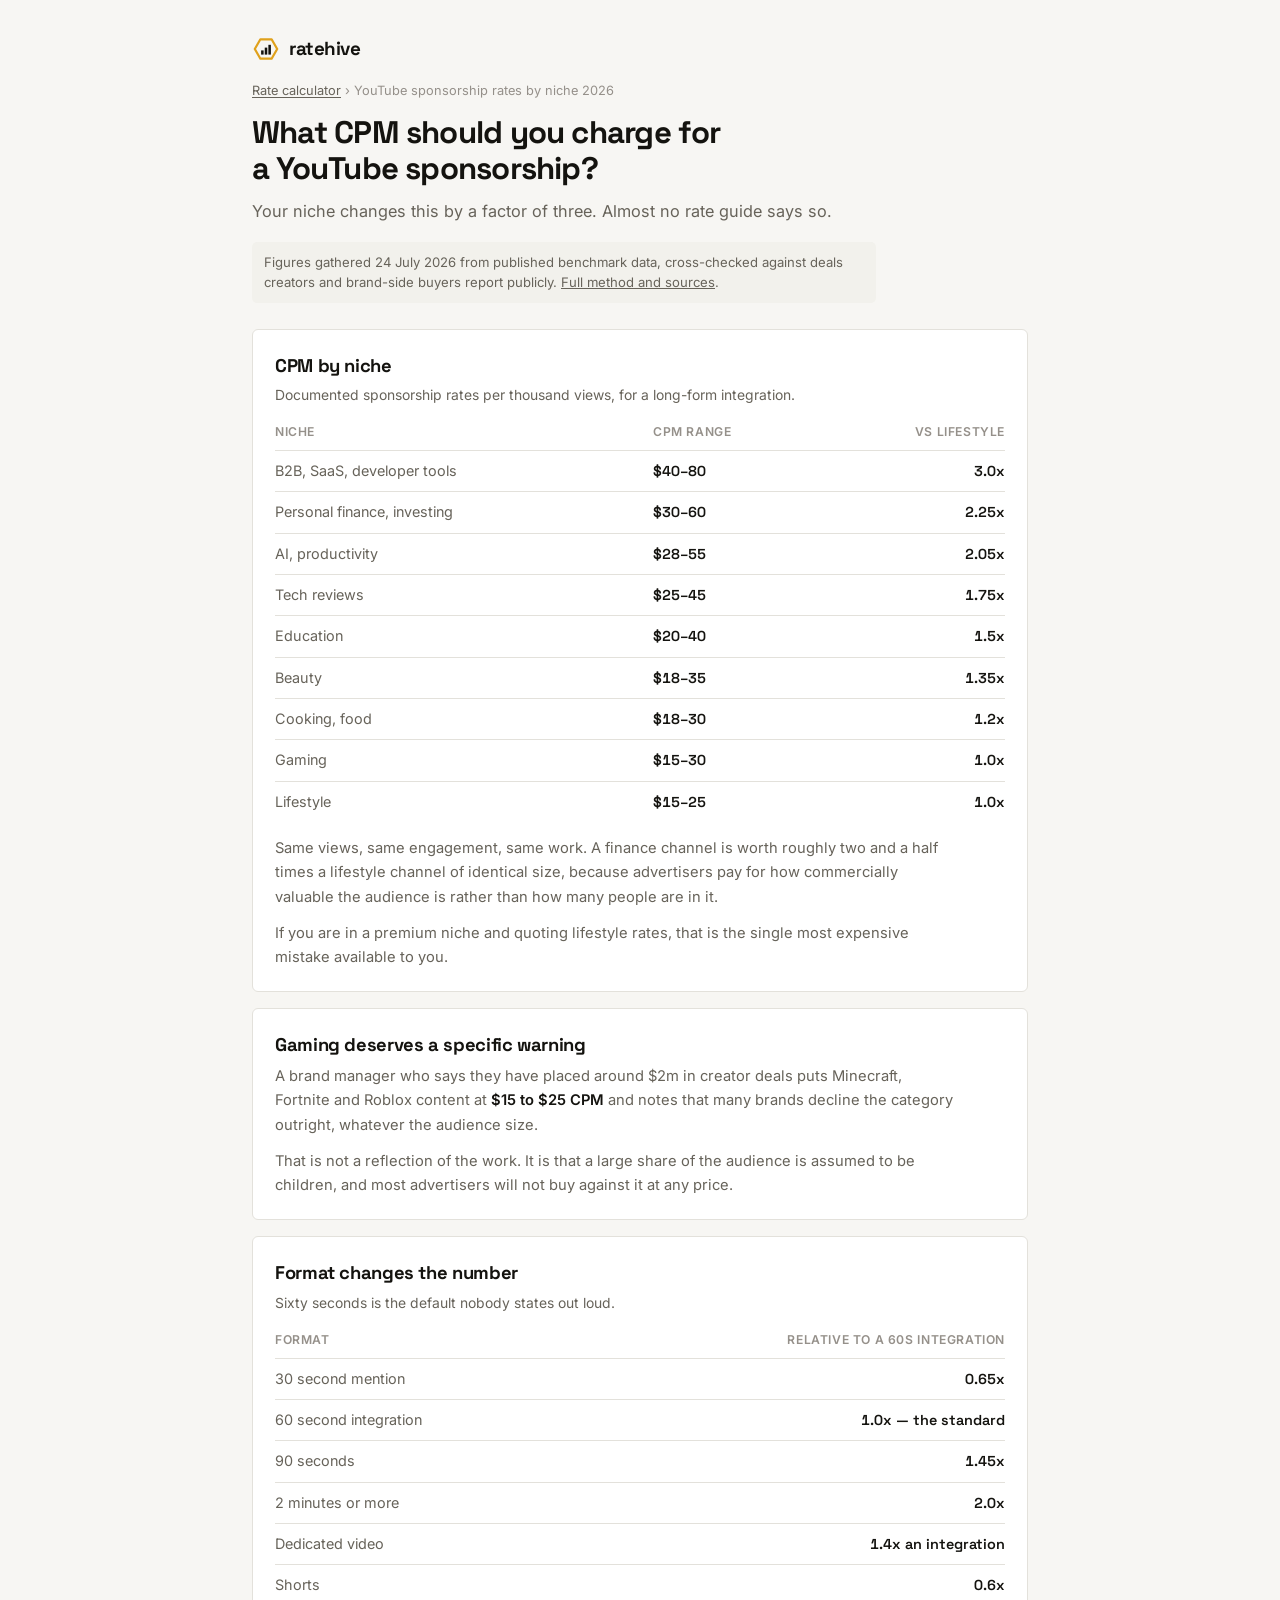
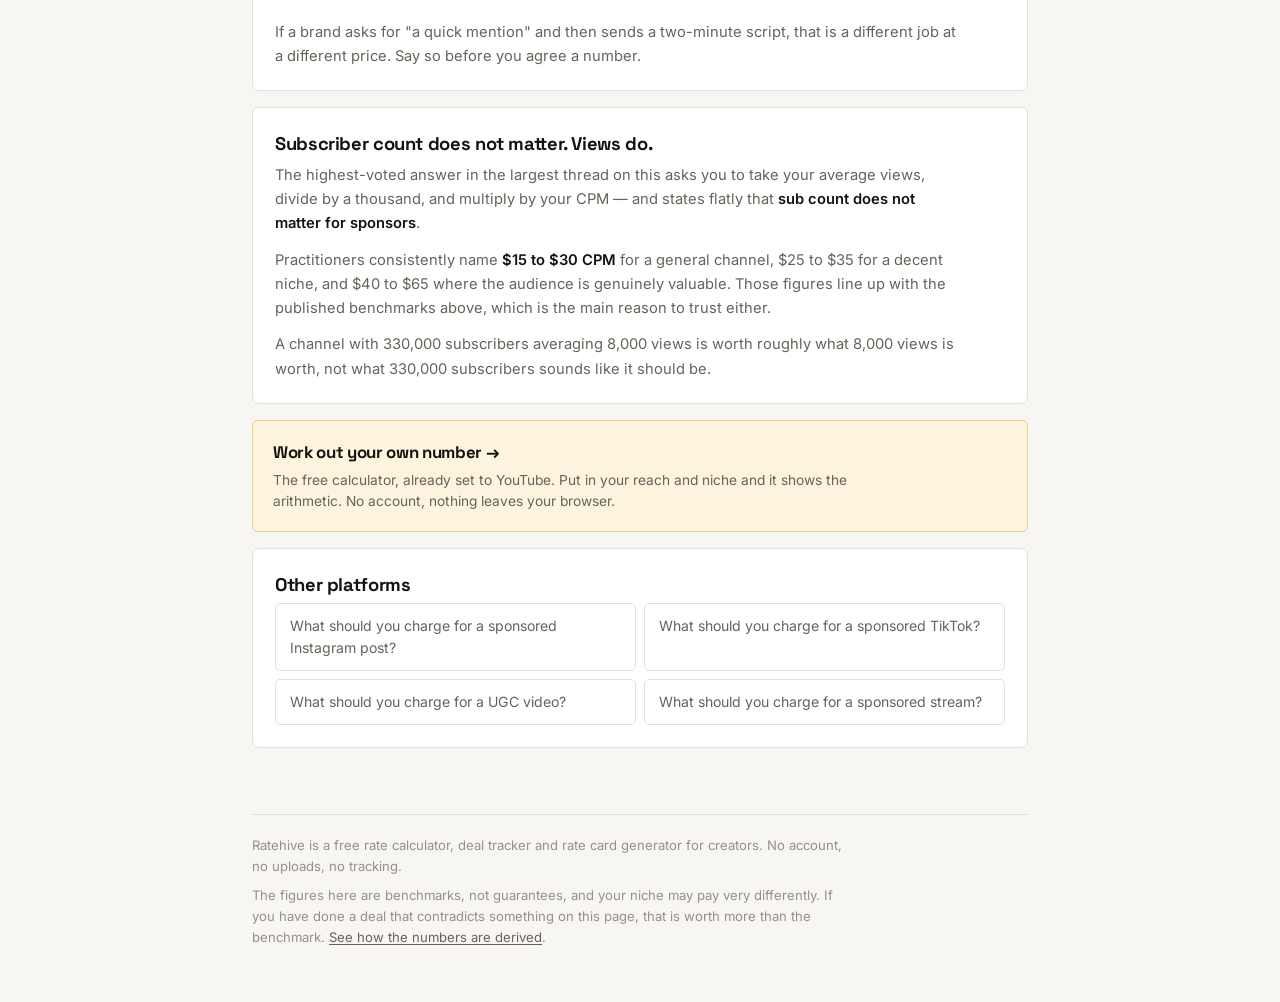
<file: youtube/index.html>
<!DOCTYPE html>
<html lang="en">
<head>
<meta charset="UTF-8">
<meta name="viewport" content="width=device-width, initial-scale=1.0">
<title>YouTube sponsorship rates by niche 2026 · CPM guide</title>
<meta name="description" content="What to charge for a YouTube sponsorship in 2026. CPM by niche, from $15 for lifestyle to $80 for B2B, plus integration versus dedicated video and why subscriber count barely matters.">
<link rel="canonical" href="https://ratehive.github.io/youtube/">

<meta property="og:type" content="article">
<meta property="og:url" content="https://ratehive.github.io/youtube/">
<meta property="og:title" content="YouTube sponsorship rates by niche 2026 · CPM guide">
<meta property="og:description" content="What to charge for a YouTube sponsorship in 2026. CPM by niche, from $15 for lifestyle to $80 for B2B, plus integration versus dedicated video and why subscriber count barely matters.">
<meta property="og:image" content="https://ratehive.github.io/og.png">
<meta name="twitter:card" content="summary_large_image">
<meta name="twitter:title" content="YouTube sponsorship rates by niche 2026 · CPM guide">
<meta name="twitter:description" content="What to charge for a YouTube sponsorship in 2026. CPM by niche, from $15 for lifestyle to $80 for B2B, plus integration versus dedicated video and why subscriber count barely matters.">
<meta name="twitter:image" content="https://ratehive.github.io/og.png">

<link rel="icon" href="data:image/svg+xml,%3Csvg xmlns='http://www.w3.org/2000/svg' viewBox='0 0 40 40'%3E%3Cpath d='M36 20L28 33.86L12 33.86L4 20L12 6.14L28 6.14Z' fill='%23e0a11b'/%3E%3Cg fill='%2314130f'%3E%3Crect x='13' y='22' width='3.6' height='6'/%3E%3Crect x='18.2' y='18' width='3.6' height='10'/%3E%3Crect x='23.4' y='14' width='3.6' height='14'/%3E%3C/g%3E%3C/svg%3E">
<link rel="preconnect" href="https://fonts.googleapis.com">
<link rel="preconnect" href="https://fonts.gstatic.com" crossorigin>
<link href="https://fonts.googleapis.com/css2?family=Inter:wght@400;500;600;700&family=Space+Grotesk:wght@500;700&display=swap" rel="stylesheet">
<link rel="stylesheet" href="/guide.css">

<script type="application/ld+json">
{
  "@context": "https://schema.org",
  "@graph": [
    {
      "@type": "Article",
      "headline": "YouTube sponsorship rates by niche in 2026",
      "description": "What to charge for a YouTube sponsorship in 2026. CPM by niche, from $15 for lifestyle to $80 for B2B, plus integration versus dedicated video and why subscriber count barely matters.",
      "url": "https://ratehive.github.io/youtube/",
      "datePublished": "2026-07-24",
      "dateModified": "2026-08-07",
      "about": "Creator sponsorship pricing",
      "isPartOf": {
        "@type": "WebSite",
        "name": "Ratehive",
        "url": "https://ratehive.github.io/"
      }
    },
    {
      "@type": "FAQPage",
      "mainEntity": [
        {
          "@type": "Question",
          "name": "What CPM should I charge for a YouTube sponsorship?",
          "acceptedAnswer": {
            "@type": "Answer",
            "text": "Creators and brand-side buyers consistently name $15 to $30 per thousand views for a general channel, $25 to $35 for a decent niche, and $40 to $65 where the audience is genuinely valuable to advertisers. Multiply your average views by that CPM and divide by 1,000."
          }
        },
        {
          "@type": "Question",
          "name": "How much does my niche change my YouTube rate?",
          "acceptedAnswer": {
            "@type": "Answer",
            "text": "By a factor of about three. Documented integration CPMs run $15 to $25 for lifestyle content and $40 to $80 for B2B and developer tools. Finance sits around 2.25 times lifestyle rates, tech reviews about 1.75 times, beauty 1.35 times."
          }
        },
        {
          "@type": "Question",
          "name": "Is a 2-minute integration worth more than a 60-second one?",
          "acceptedAnswer": {
            "@type": "Answer",
            "text": "Roughly double. Sixty seconds is the unstated standard, a 30-second mention runs about 0.65x, and a dedicated video is worth about 1.4 times an integration. Shorts run about 0.6x."
          }
        },
        {
          "@type": "Question",
          "name": "Why do gaming channels get lower sponsorship rates?",
          "acceptedAnswer": {
            "@type": "Answer",
            "text": "Documented gaming CPMs run $15 to $30, at the bottom of the range. Minecraft, Fortnite and Roblox content sits at $15 to $25, and many brands decline the category outright whatever the audience size, because a large share of the audience is assumed to be children."
          }
        }
      ]
    }
  ]
}
</script>
</head>
<body>

<div class="wrap">
<header>
  <a class="brand" href="/">
    <svg width="28" height="28" viewBox="0 0 40 40" aria-hidden="true">
      <path class="cell" d="M36 20L28 33.86L12 33.86L4 20L12 6.14L28 6.14Z" fill="none" stroke-width="3.2" stroke-linejoin="round"/>
      <g fill="currentColor"><rect x="13" y="22" width="3.6" height="6"/><rect x="18.2" y="18" width="3.6" height="10"/><rect x="23.4" y="14" width="3.6" height="14"/></g>
    </svg>
    <span class="brand-name">ratehive</span>
  </a>
  <p class="crumb"><a href="/">Rate calculator</a> &rsaquo; YouTube sponsorship rates by niche 2026</p>
  <h1>What CPM should you charge for a YouTube sponsorship?</h1>
  <p class="sub">Your niche changes this by a factor of three. Almost no rate guide says so.</p>
  <p class="stamp">Figures gathered 24 July 2026 from published benchmark data, cross-checked against deals
    creators and brand-side buyers report publicly. <a href="/#method">Full method and sources</a>.</p>
</header>

<main>
        <div class="card">
        <h2>CPM by niche</h2>
        <p class="lede">Documented sponsorship rates per thousand views, for a long-form integration.</p>
        <table><thead><tr><th>Niche</th><th>CPM range</th><th>vs lifestyle</th></tr></thead><tbody><tr><td>B2B, SaaS, developer tools</td><td class="n">$40–80</td><td class="n">3.0x</td></tr><tr><td>Personal finance, investing</td><td class="n">$30–60</td><td class="n">2.25x</td></tr><tr><td>AI, productivity</td><td class="n">$28–55</td><td class="n">2.05x</td></tr><tr><td>Tech reviews</td><td class="n">$25–45</td><td class="n">1.75x</td></tr><tr><td>Education</td><td class="n">$20–40</td><td class="n">1.5x</td></tr><tr><td>Beauty</td><td class="n">$18–35</td><td class="n">1.35x</td></tr><tr><td>Cooking, food</td><td class="n">$18–30</td><td class="n">1.2x</td></tr><tr><td>Gaming</td><td class="n">$15–30</td><td class="n">1.0x</td></tr><tr><td>Lifestyle</td><td class="n">$15–25</td><td class="n">1.0x</td></tr></tbody></table>
        <p>Same views, same engagement, same work. A finance channel is worth roughly two and a half times a lifestyle channel of identical size, because advertisers pay for how commercially valuable the audience is rather than how many people are in it.</p>
        <p>If you are in a premium niche and quoting lifestyle rates, that is the single most expensive mistake available to you.</p>
        </div>

        <div class="card">
        <h2>Gaming deserves a specific warning</h2>
        <p>A brand manager who says they have placed around $2m in creator deals puts Minecraft, Fortnite and Roblox content at <strong>$15 to $25 CPM</strong> and notes that many brands decline the category outright, whatever the audience size.</p>
        <p>That is not a reflection of the work. It is that a large share of the audience is assumed to be children, and most advertisers will not buy against it at any price.</p>
        </div>

        <div class="card">
        <h2>Format changes the number</h2>
        <p class="lede">Sixty seconds is the default nobody states out loud.</p>
        <table><thead><tr><th>Format</th><th>Relative to a 60s integration</th></tr></thead><tbody><tr><td>30 second mention</td><td class="n">0.65x</td></tr><tr><td>60 second integration</td><td class="n">1.0x — the standard</td></tr><tr><td>90 seconds</td><td class="n">1.45x</td></tr><tr><td>2 minutes or more</td><td class="n">2.0x</td></tr><tr><td>Dedicated video</td><td class="n">1.4x an integration</td></tr><tr><td>Shorts</td><td class="n">0.6x</td></tr></tbody></table>
        <p>If a brand asks for "a quick mention" and then sends a two-minute script, that is a different job at a different price. Say so before you agree a number.</p>
        </div>

        <div class="card">
        <h2>Subscriber count does not matter. Views do.</h2>
        <p>The highest-voted answer in the largest thread on this asks you to take your average views, divide by a thousand, and multiply by your CPM — and states flatly that <strong>sub count does not matter for sponsors</strong>.</p>
        <p>Practitioners consistently name <strong>$15 to $30 CPM</strong> for a general channel, $25 to $35 for a decent niche, and $40 to $65 where the audience is genuinely valuable. Those figures line up with the published benchmarks above, which is the main reason to trust either.</p>
        <p>A channel with 330,000 subscribers averaging 8,000 views is worth roughly what 8,000 views is worth, not what 330,000 subscribers sounds like it should be.</p>
        </div>

        <a class="cta" href="/?platform=yt&deliverable=integration">
          <span class="k">Work out your own number &rarr;</span>
          <span class="d">The free calculator, already set to YouTube. Put in your reach and niche and it shows the arithmetic. No account, nothing leaves your browser.</span>
        </a>

        <div class="card" style="margin-top:16px">
          <h2>Other platforms</h2>
          <div class="also">
            <a href="/instagram/">What should you charge for a sponsored Instagram post?</a>
            <a href="/tiktok/">What should you charge for a sponsored TikTok?</a>
            <a href="/ugc/">What should you charge for a UGC video?</a>
            <a href="/twitch/">What should you charge for a sponsored stream?</a>
          </div>
        </div>
</main>

<footer>
  <p>Ratehive is a free rate calculator, deal tracker and rate card generator for creators.
  No account, no uploads, no tracking.</p>
  <p>The figures here are benchmarks, not guarantees, and your niche may pay very differently.
  If you have done a deal that contradicts something on this page, that is worth more than the
  benchmark. <a href="/#method">See how the numbers are derived</a>.</p>
</footer>
</div>

</body>
</html>
</file>
<file: guide.css>
/* Shared by the per-platform guide pages. One file rather than five copies:
   the pages differ in content, not in appearance, and a palette change should
   be one edit. Mirrors the tokens in index.html. */

:root{
  --bg:#f7f6f3; --paper:#ffffff; --sunk:#f2f1ec; --line:#e3e1db;
  --ink:#14130f; --ink-soft:#67635a; --ink-faint:#95908a;
  --accent:#e0a11b; --accent-wash:#fdf4de; --accent-line:#eccf8a;
  --r:6px;
}
@media (prefers-color-scheme: dark){
  :root{
    --bg:#111110; --paper:#1a1a18; --sunk:#211f1c; --line:#2f2d29;
    --ink:#f2f1ec; --ink-soft:#9c988e; --ink-faint:#6f6b63;
    --accent:#e8ae2e; --accent-wash:#2a2110; --accent-line:#4a3a15;
  }
}
*{box-sizing:border-box}
body{margin:0;font-family:Inter,-apple-system,BlinkMacSystemFont,sans-serif;
  background:var(--bg);color:var(--ink);line-height:1.55;-webkit-font-smoothing:antialiased;font-size:15px}
.wrap{max-width:820px;margin:0 auto;padding:0 22px}
a{color:inherit}

header{padding:34px 0 0}
.brand{display:flex;align-items:center;gap:9px;text-decoration:none}
.brand svg{display:block}
.brand svg .cell{stroke:var(--accent)}
.brand-name{font-family:'Space Grotesk',sans-serif;font-weight:700;font-size:1.18rem;letter-spacing:-.025em}
.crumb{font-size:.8rem;color:var(--ink-faint);margin-top:18px}
.crumb a{color:var(--ink-soft);text-decoration:underline;text-underline-offset:2px}

h1{font-family:'Space Grotesk',sans-serif;font-size:1.95rem;line-height:1.15;letter-spacing:-.025em;
  margin:14px 0 12px;font-weight:700;max-width:24ch}
.sub{color:var(--ink-soft);margin:0;max-width:60ch;font-size:1.02rem}
.stamp{font-size:.82rem;color:var(--ink-soft);margin:18px 0 0;padding:10px 12px;background:var(--sunk);
  border-radius:5px;line-height:1.55;max-width:78ch}

main{padding:26px 0 50px}
.card{background:var(--paper);border:1px solid var(--line);border-radius:var(--r);padding:22px;margin-bottom:16px}
.card h2{font-family:'Space Grotesk',sans-serif;font-size:1.15rem;margin:0 0 4px;font-weight:700;letter-spacing:-.02em}
.card .lede{color:var(--ink-soft);font-size:.87rem;margin:0 0 16px}
.card p{font-size:.92rem;color:var(--ink-soft);line-height:1.65;margin:0 0 12px;max-width:76ch}
.card p:last-child{margin-bottom:0}
.card strong{color:var(--ink);font-weight:600}
.card h3{font-size:.95rem;font-weight:600;margin:20px 0 6px;letter-spacing:-.01em;color:var(--ink)}
.card h3:first-child{margin-top:0}

table{width:100%;border-collapse:collapse;margin:4px 0 14px}
th{text-align:left;font-size:.76rem;color:var(--ink-faint);font-weight:600;padding:0 10px 8px 0;
  border-bottom:1px solid var(--line);text-transform:uppercase;letter-spacing:.05em}
td{padding:9px 10px 9px 0;border-bottom:1px solid var(--line);font-size:.9rem;color:var(--ink-soft)}
td:last-child,th:last-child{padding-right:0;text-align:right}
td.n{font-family:'Space Grotesk',sans-serif;color:var(--ink);font-weight:600;
  font-variant-numeric:tabular-nums;white-space:nowrap}
tr:last-child td{border-bottom:none}

.cta{display:block;background:var(--accent-wash);border:1px solid var(--accent-line);border-radius:var(--r);
  padding:18px 20px;text-decoration:none;margin:4px 0 0}
/* Both are spans, so they need making block or the heading and the description
   run together on one line. */
.cta .k{display:block;font-family:'Space Grotesk',sans-serif;font-size:1.05rem;font-weight:700;
  letter-spacing:-.02em;color:var(--ink)}
.cta .d{display:block;font-size:.86rem;color:var(--ink-soft);margin-top:5px;max-width:70ch}
.cta:hover{border-color:var(--accent)}

.flags li{font-size:.9rem;color:var(--ink-soft);margin-bottom:10px;line-height:1.6}
.flags li strong{display:block;color:var(--ink)}
ul{margin:0 0 12px;padding-left:20px}

.also{display:grid;gap:8px}
@media(min-width:640px){.also{grid-template-columns:1fr 1fr}}
.also a{display:block;padding:11px 14px;border:1px solid var(--line);border-radius:5px;
  font-size:.88rem;color:var(--ink-soft);text-decoration:none;background:var(--paper)}
.also a:hover{border-color:var(--accent);color:var(--ink)}

footer{border-top:1px solid var(--line);padding:20px 0 46px;color:var(--ink-faint);font-size:.82rem}
footer p{margin:0 0 8px;max-width:74ch;line-height:1.6}
footer a{color:var(--ink-soft);text-decoration:underline;text-underline-offset:2px}
</file>
